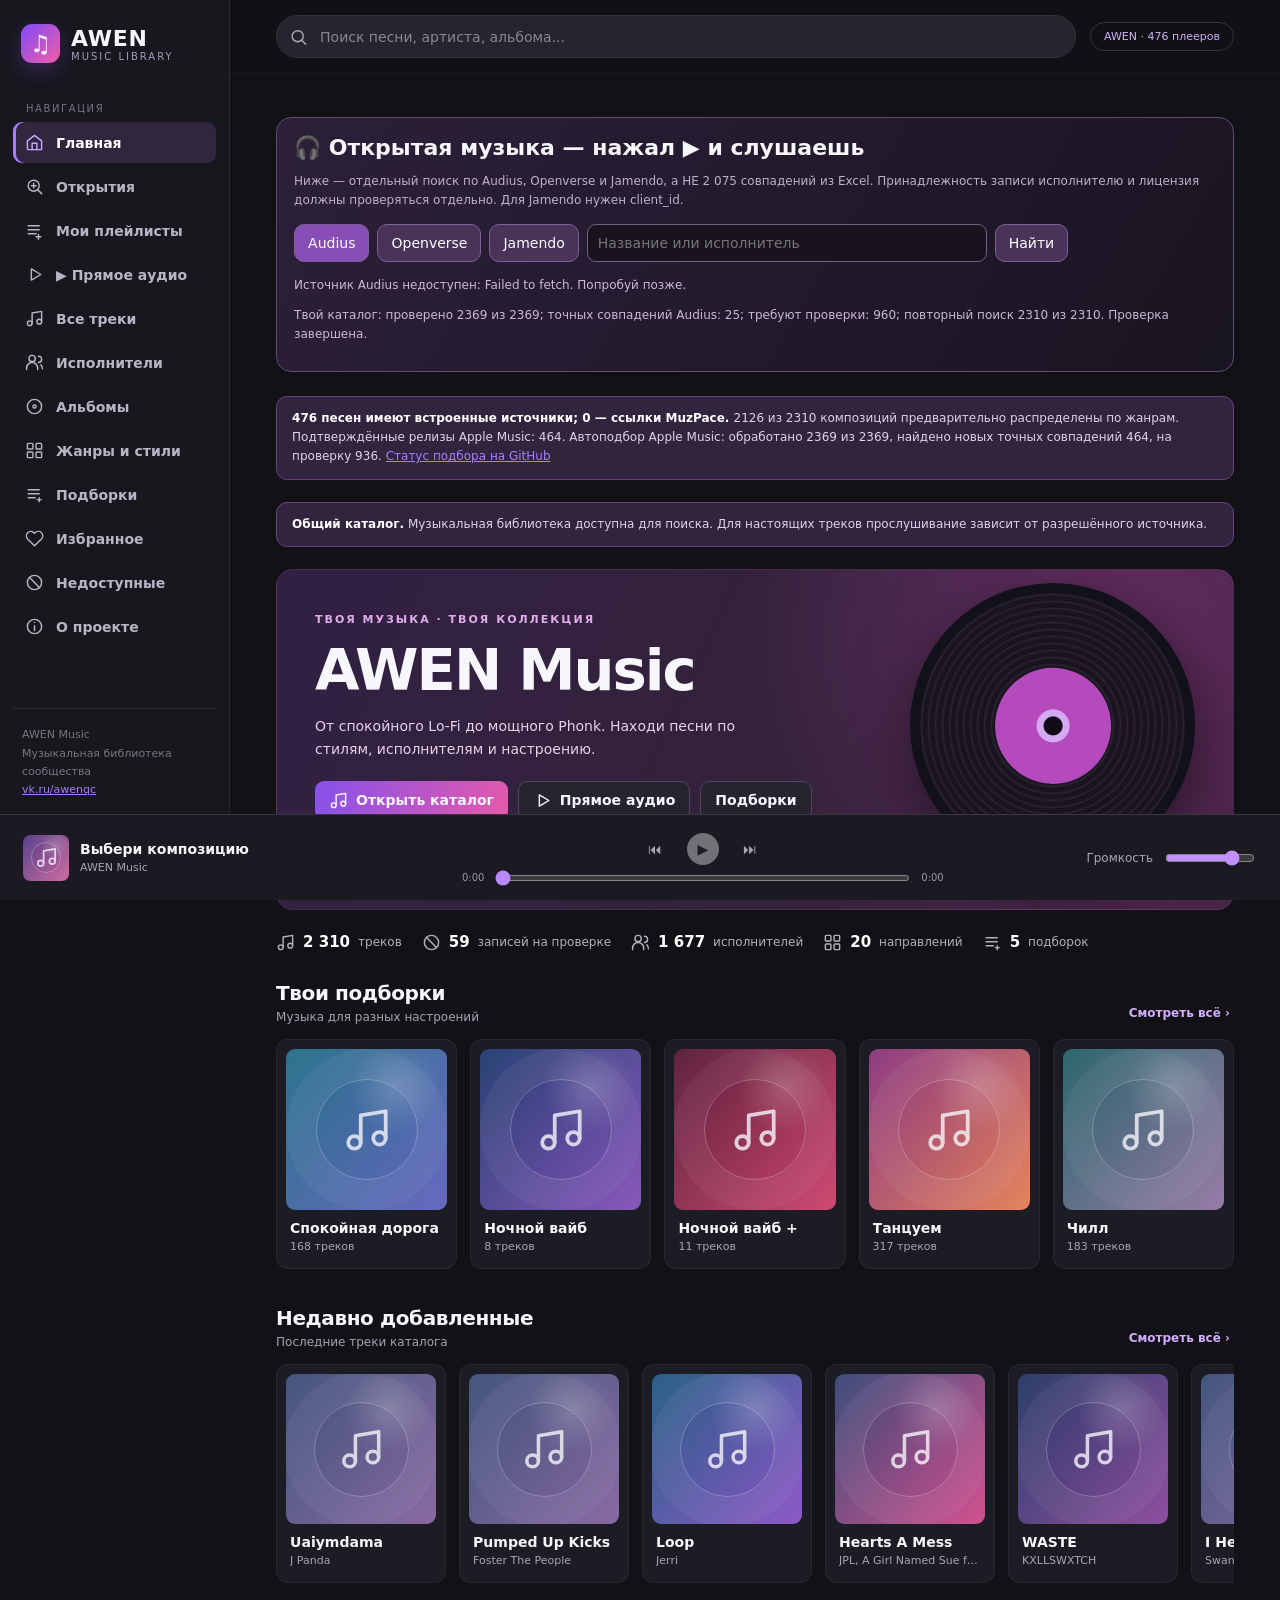
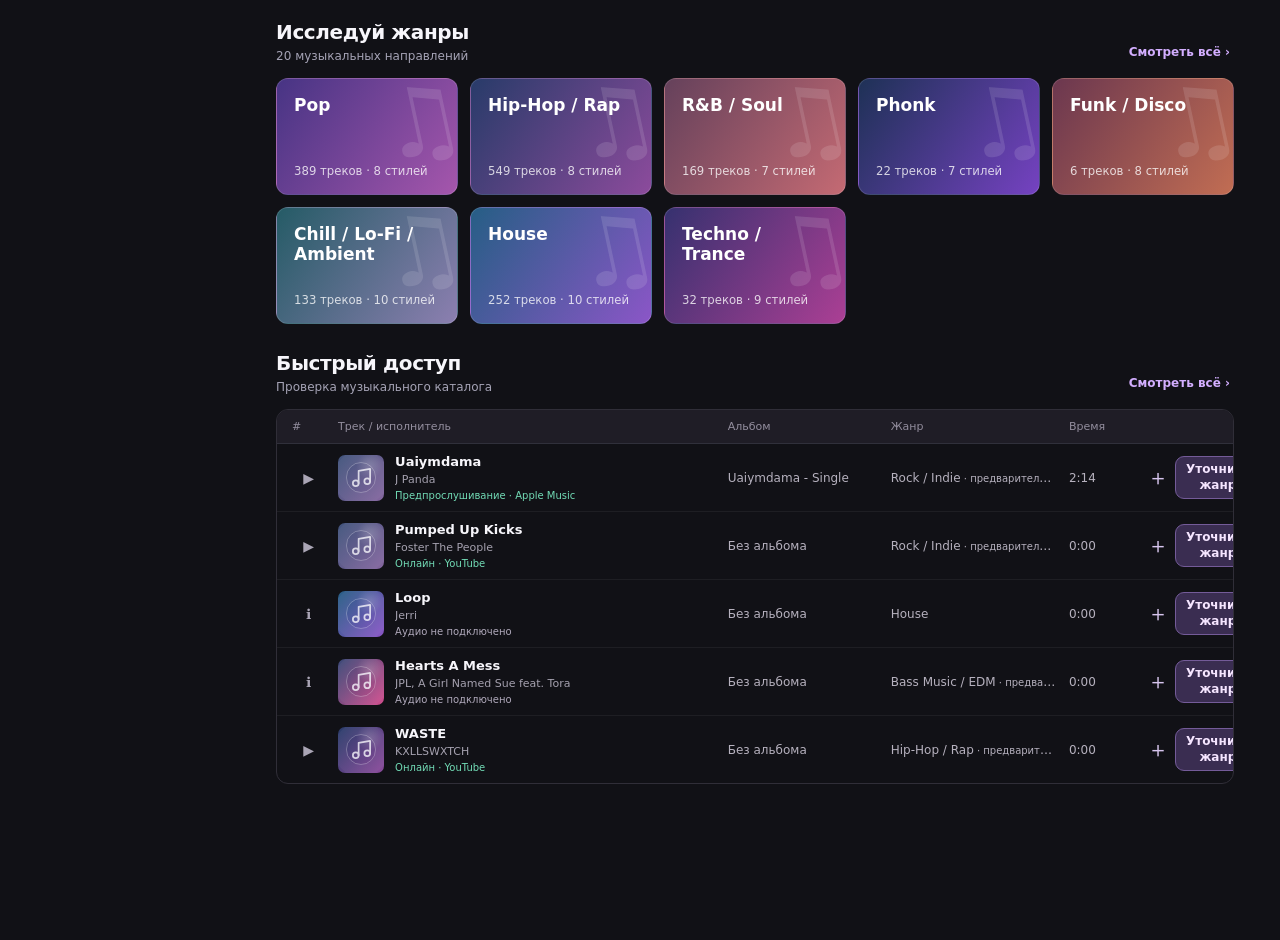
<file: index.html>
<!DOCTYPE html>
<html lang="ru">
<head>
<meta charset="UTF-8">
<meta name="viewport" content="width=device-width,initial-scale=1,viewport-fit=cover">
<meta name="theme-color" content="#111116">
<meta name="description" content="AWEN Music — музыкальный каталог сообщества AWEN">
<title>AWEN Music · музыкальная библиотека</title>
<style>
:root{color-scheme:dark;--bg:#111116;--side:#17171e;--card:#1c1c25;--card2:#24242e;--line:#30303b;--text:#f7f6fb;--muted:#a5a3b5;--purple:#aa7dff;--pink:#f26bae;--green:#55d4a0;--player:86px;--sidew:230px}
*{box-sizing:border-box}html{scroll-behavior:smooth}body{margin:0;background:var(--bg);color:var(--text);font-family:Inter,"Segoe UI",system-ui,-apple-system,Arial,sans-serif;font-size:14px;min-width:300px}button,input,select{font:inherit}button{cursor:pointer}button:disabled{opacity:.38;cursor:not-allowed}button:focus-visible,input:focus-visible,select:focus-visible{outline:2px solid #d1b4ff;outline-offset:2px}a{color:var(--purple)}.muted{color:var(--muted)}.hidden{display:none!important}.icon{width:19px;height:19px;fill:none;stroke:currentColor;stroke-width:1.8;stroke-linecap:round;stroke-linejoin:round;flex:none;vertical-align:middle}.icon.small{width:16px;height:16px}.icon.big{width:25px;height:25px}
.sidebar{position:fixed;left:0;top:0;bottom:var(--player);width:var(--sidew);padding:24px 13px 15px;background:var(--side);border-right:1px solid #292833;overflow:auto;z-index:4;display:flex;flex-direction:column}.brand{display:flex;align-items:center;gap:11px;margin:0 8px 27px}.brand-mark{display:grid;place-items:center;width:39px;height:39px;border-radius:11px;background:linear-gradient(135deg,#814afa,#f05ea5);font-size:24px;box-shadow:0 7px 20px #8a50ec43}.brand-title{font-size:22px;font-weight:860;letter-spacing:.7px}.brand-caption{color:#a39cb9;font-size:10px;letter-spacing:2px}.nav-caption{margin:13px 13px 8px;color:#757281;font-size:10px;text-transform:uppercase;letter-spacing:1.6px}.nav{display:grid;gap:3px}.nav-button{display:flex;align-items:center;gap:12px;text-align:left;width:100%;padding:11px 12px;border:0;border-radius:9px;background:transparent;color:#b8b5c5;font-weight:580}.nav-button:hover{background:#272630;color:white}.nav-button.active{background:#30263e;color:white;box-shadow:inset 3px 0 var(--purple)}.nav-button.active .icon{color:#c7a8ff}.side-bottom{margin-top:auto;border-top:1px solid var(--line);padding:17px 9px 0;color:#797581;font-size:11px;line-height:1.65}
.shell{margin-left:var(--sidew);min-height:100vh;padding-bottom:calc(var(--player) + 35px)}.top{height:74px;position:sticky;top:0;z-index:3;background:#111116ec;backdrop-filter:blur(18px);border-bottom:1px solid #ffffff0a;display:flex;align-items:center;gap:14px;padding:0 clamp(16px,3.6vw,48px)}.search{position:relative;width:min(480px,100%);flex:1}.search .icon{position:absolute;left:13px;top:50%;transform:translateY(-50%);color:#aaa5b7}.search input{width:100%;height:43px;background:#25242f;border:1px solid #34323f;border-radius:24px;color:white;padding:0 15px 0 43px}.search input::placeholder{color:#8a8697}.top-label{margin-left:auto;border:1px solid #3b3048;color:#cdb4fa;border-radius:18px;padding:7px 13px;white-space:nowrap;font-size:11px}.main{max-width:1510px;margin:auto;padding:27px clamp(16px,3.6vw,48px) 35px}.notice{background:#30243f;border:1px solid #66457c;padding:12px 15px;border-radius:11px;color:#e2d0ec;font-size:12px;line-height:1.6;margin-bottom:22px}.notice strong{color:#fff}
.hero{background:radial-gradient(circle at 84% 20%,#b144a861,transparent 40%),linear-gradient(115deg,#312043 0%,#34223a 57%,#462343 100%);border:1px solid #6b46754d;min-height:282px;border-radius:17px;padding:40px 38px;overflow:hidden;position:relative;display:flex;align-items:center}.hero-text{max-width:580px;position:relative;z-index:1}.eyebrow{text-transform:uppercase;letter-spacing:2px;color:#e1aceb;font-size:11px;font-weight:740}.hero h1{font-weight:850;font-size:clamp(36px,4.5vw,62px);line-height:1.06;letter-spacing:-2px;margin:14px 0}.hero p{color:#e5d3e7;line-height:1.65;max-width:440px}.hero-vinyl{position:absolute;right:4%;top:13px;width:285px;height:285px;border-radius:50%;background:repeating-radial-gradient(circle,#19141f 0px,#19141f 3px,#292331 5px,#13121b 7px);border:10px solid #121019;box-shadow:0 17px 65px #0008;transform:rotate(-13deg);display:grid;place-items:center}.hero-vinyl:before{content:'';background:radial-gradient(circle,#120c19 0 9px,#d4a9f2 10px 16px,#b54abc 17px 58px);border-radius:50%;width:116px;height:116px}.actions{display:flex;flex-wrap:wrap;gap:10px;margin-top:20px}.btn{display:inline-flex;justify-content:center;align-items:center;gap:8px;min-height:39px;border-radius:9px;border:1px solid #53465e;padding:9px 14px;background:#282331;color:#f7f4ff;font-weight:700}.btn:hover{background:#392e48}.btn.primary{background:linear-gradient(110deg,#8651ea,#e55aaa);border:0}.btn.primary:hover{filter:brightness(1.12)}.btn.tiny{min-height:31px;padding:6px 10px;font-size:12px}.stats{display:flex;flex-wrap:wrap;gap:20px;margin:23px 0 29px;color:#b4afbd;font-size:12px}.stats b{font-size:15px;color:#fff}.stat{display:flex;gap:8px;align-items:center}.section-head{display:flex;justify-content:space-between;align-items:flex-end;gap:12px;margin:27px 0 15px}.section-head h2{font-size:20px;letter-spacing:-.4px;margin:0}.section-head p{font-size:12px;color:var(--muted);margin:5px 0 0}.text-link{border:0;background:none;color:#d3aeff;font-size:12px;font-weight:700;padding:4px}.rail{display:grid;grid-auto-columns:minmax(170px,1fr);grid-auto-flow:column;gap:13px;overflow-x:auto;padding-bottom:10px;scrollbar-width:thin;scrollbar-color:#49384c transparent}.tile{background:var(--card);padding:9px;border:1px solid #ffffff0d;border-radius:12px;min-width:0;text-align:left;color:inherit;transition:transform .15s,background .15s}.tile:hover{transform:translateY(-2px);background:#2a2631}.tile-title{font-weight:740;margin:10px 4px 4px;overflow:hidden;white-space:nowrap;text-overflow:ellipsis}.tile-desc{font-size:11px;color:#a9a5b5;margin:0 4px 6px;white-space:nowrap;overflow:hidden;text-overflow:ellipsis}.cover{--ca:#493883;--cb:#aa578e;aspect-ratio:1;display:grid;place-items:center;border-radius:9px;width:100%;position:relative;overflow:hidden;background:radial-gradient(circle at 68% 24%,#ffffff30,transparent 28%),linear-gradient(130deg,var(--ca),var(--cb))}.cover:before{content:'';position:absolute;border:1px solid #ffffff45;border-radius:50%;width:62%;height:62%;box-shadow:0 0 0 30px #ffffff0b,0 0 0 60px #ffffff05}.cover .icon{width:31%;height:31%;opacity:.8;z-index:1}.cover.square-small{width:46px;height:46px;flex:none;border-radius:7px}.cover.square-small:before{box-shadow:0 0 0 12px #ffffff0a}.cover.square-small .icon{width:23px;height:23px}.genre-grid{display:grid;grid-template-columns:repeat(auto-fill,minmax(180px,1fr));gap:12px}.genre-card{min-height:117px;border:1px solid #ffffff20;border-radius:12px;color:#fff;padding:16px 17px;display:flex;flex-direction:column;align-items:flex-start;justify-content:space-between;text-align:left;background:linear-gradient(125deg,var(--ca),var(--cb));position:relative;overflow:hidden}.genre-card:after{content:'♫';font-size:95px;position:absolute;right:-7px;top:-13px;opacity:.12;transform:rotate(-12deg)}.genre-card strong{font-size:17px;position:relative;z-index:1}.genre-card small{color:#ffffffc7;position:relative;z-index:1}.genre-card:hover{filter:brightness(1.14)}.page-title{font-size:clamp(27px,3vw,39px);font-weight:850;letter-spacing:-.9px;margin:3px 0 7px}.page-desc{color:var(--muted);font-size:13px;margin:0 0 22px;line-height:1.5}.filters{background:#1c1b24;border:1px solid #35323d;border-radius:13px;padding:15px;margin-bottom:16px}.filter-grid{display:grid;grid-template-columns:repeat(4,minmax(0,1fr));gap:12px}.field{min-width:0}.field label{display:block;font-size:11px;color:#a9a5b4;margin-bottom:7px}.field select{height:39px;width:100%;border:1px solid #403b48;border-radius:8px;background:#292631;color:#fff;padding:0 10px;min-width:0}.filter-bottom{display:flex;align-items:center;justify-content:space-between;gap:12px;margin-top:12px;flex-wrap:wrap}.filter-bottom span{color:#aca6b6;font-size:12px}.playlist-intro{background:linear-gradient(125deg,#302242,#4e294f);border:1px solid #65446c;border-radius:13px;padding:20px;display:flex;align-items:center;gap:17px;margin-bottom:17px}.playlist-intro .cover{width:87px;height:87px;flex:none}.playlist-intro h2{margin:0 0 6px;font-size:21px}.playlist-intro p{margin:0;color:#ddcfe2;line-height:1.55;font-size:12px}.table{overflow:hidden;border-radius:12px;border:1px solid #302e38}.table-header,.song{display:grid;grid-template-columns:34px minmax(210px,2.5fr) minmax(110px,1fr) minmax(120px,1.1fr) 60px 38px;gap:12px;align-items:center;padding:10px 15px}.table-header{background:#1f1d26;color:#938e9e;font-size:11px;border-bottom:1px solid var(--line)}.song{min-height:64px;border-bottom:1px solid #ffffff0e}.song:last-child{border-bottom:0}.song:hover{background:#23212a}.song-main{display:flex;align-items:center;gap:11px;min-width:0;cursor:pointer}.song-main div:last-child{min-width:0}.song-title{font-size:13px;font-weight:740;white-space:nowrap;text-overflow:ellipsis;overflow:hidden}.song-artist{color:#a5a1af;font-size:11px;margin-top:4px;overflow:hidden;text-overflow:ellipsis;white-space:nowrap}.song-cell{overflow:hidden;white-space:nowrap;text-overflow:ellipsis;color:#b6b1be;font-size:12px}.song-status{font-size:10px;color:#b0a9bb;display:block;margin-top:4px}.song-status.yes{color:#72dcb6}.round-btn{border:0;background:transparent;color:#aaa5b5;width:33px;height:33px;border-radius:8px;display:grid;place-items:center}.round-btn:hover{background:#ffffff10;color:white}.round-btn.hearted{color:#ff86c5}.empty{padding:35px;text-align:center;color:#aaa4b4;border:1px dashed #4b4354;border-radius:12px;line-height:1.6}.chips{display:flex;flex-wrap:wrap;gap:8px;margin:15px 0}.chip{background:#282431;border:1px solid #42394c;border-radius:18px;padding:8px 12px;color:#e3d9ea;font-size:12px}.chip:hover{background:#3a2c48}.selection-note{font-size:12px;color:#c3b6d3;line-height:1.5}.list-cards{display:grid;grid-template-columns:repeat(auto-fill,minmax(205px,1fr));gap:13px}.playlist-card{background:var(--card);padding:11px;border:1px solid #ffffff12;border-radius:13px;text-align:left;color:inherit}.playlist-card:hover{background:#27232e}.playlist-card .cover{max-height:235px}.playlist-card h3{font-size:15px;margin:12px 4px 5px}.playlist-card p{font-size:11px;margin:0 4px 8px;color:var(--muted);line-height:1.45}.about{max-width:720px;line-height:1.8;color:#c7c3d0}.about h2{color:white;margin:20px 0 8px}
.player{position:fixed;bottom:0;left:0;right:0;min-height:var(--player);background:#1b1a22;border-top:1px solid #3c3544;z-index:10;display:grid;grid-template-columns:minmax(165px,1fr) minmax(250px,1.15fr) minmax(130px,.7fr);align-items:center;gap:20px;padding:11px 23px;padding-bottom:max(11px,env(safe-area-inset-bottom))}.now{display:flex;align-items:center;gap:11px;min-width:0}.now-info{min-width:0}.now-title{font-weight:740;overflow:hidden;text-overflow:ellipsis;white-space:nowrap}.now-artist{font-size:11px;color:#aaa5b5;overflow:hidden;text-overflow:ellipsis;white-space:nowrap;margin-top:4px}.player-middle{display:flex;flex-direction:column;align-items:center;gap:7px;min-width:0}.controls{display:flex;align-items:center;gap:15px}.play-control{height:32px;width:32px;border:0;border-radius:50%;color:#251d2f;background:#fff;display:grid;place-items:center}.seekline{width:100%;display:flex;align-items:center;gap:9px;font-size:10px;color:#9b95a5}.seekline input{flex:1;min-width:0;accent-color:#ba88ff;height:6px}.player-right{display:flex;align-items:center;justify-content:flex-end;gap:10px}.volume{width:90px;accent-color:#c18fff}.modal-backdrop{position:fixed;inset:0;z-index:20;background:#000b;display:none;align-items:center;justify-content:center;padding:10px}.modal-backdrop.open{display:flex}.modal{width:min(720px,100%);background:#23202c;border:1px solid #584466;border-radius:15px;padding:21px;max-height:92vh;max-height:92dvh;overflow:auto;position:relative}.modal h2{font-size:23px;margin:6px 34px 5px 0}.modal p{color:#bab0c3;line-height:1.6}.modal .close{position:absolute;right:12px;top:12px}.details-grid{display:grid;grid-template-columns:125px 1fr;gap:7px 12px;font-size:12px;margin:17px 0}.details-grid dt{color:#a99faf}.details-grid dd{margin:0;color:#efe8f4;overflow-wrap:anywhere}.toast{position:fixed;bottom:calc(var(--player) + 16px);left:50%;transform:translateX(-50%);background:#3b2c4c;color:white;z-index:30;border:1px solid #8563a1;border-radius:10px;max-width:min(90vw,520px);padding:12px 16px;box-shadow:0 12px 35px #0007;display:none;font-size:12px;line-height:1.5}.toast.show{display:block}.mobile-nav{display:none}
@media(max-width:1050px){.filter-grid{grid-template-columns:repeat(2,minmax(0,1fr))}.table-header,.song{grid-template-columns:32px minmax(170px,2.7fr) minmax(85px,1.1fr) 60px 36px}.album-col{display:none}.hero-vinyl{right:-92px;opacity:.65}.hero-text{max-width:75%}}
@media(max-width:720px){:root{--player:104px}.sidebar{display:none}.shell{margin-left:0;padding-bottom:calc(var(--player) + 65px)}.top{height:60px;padding:0 14px}.top-label{display:none}.search input{height:39px}.main{padding:20px 14px 30px}.mobile-nav{display:flex;position:sticky;top:60px;background:#16151df7;z-index:3;border-bottom:1px solid #2b2933;padding:7px 10px;gap:6px;overflow-x:auto;scrollbar-width:none}.mobile-nav::-webkit-scrollbar{display:none}.mobile-nav .nav-button{width:auto;white-space:nowrap;flex:none;font-size:12px;padding:8px 10px;gap:6px}.mobile-nav .icon{height:16px;width:16px}.hero{min-height:235px;padding:25px 22px}.hero h1{font-size:35px;letter-spacing:-1.1px}.hero p{font-size:12px}.hero-text{max-width:95%}.hero-vinyl{width:220px;height:220px;right:-110px;top:18px;opacity:.2}.stats{gap:12px;margin:18px 0}.stat{font-size:11px}.stat b{font-size:12px}.rail{grid-auto-columns:145px}.section-head h2{font-size:18px}.genre-grid{grid-template-columns:repeat(2,minmax(0,1fr));gap:10px}.genre-card{min-height:105px;padding:12px}.genre-card strong{font-size:14px}.table-header{display:none}.song{grid-template-columns:26px minmax(0,1fr) 30px;gap:7px;padding:9px 10px}.song .song-cell,.song .year-col{display:none}.song-main .cover{width:43px;height:43px}.song-title{font-size:12px}.song-status{font-size:9px}.player{grid-template-columns:minmax(0,1fr) auto;grid-template-areas:'now controls' 'seek seek';gap:7px;padding:9px 13px;padding-bottom:max(8px,env(safe-area-inset-bottom))}.player .now{grid-area:now}.player-middle{grid-area:controls}.controls{gap:7px}.player-right{display:none}.seekline{grid-area:seek}.filter-grid{grid-template-columns:repeat(2,minmax(0,1fr));gap:9px}.playlist-intro .cover{width:67px;height:67px}.playlist-intro{padding:13px}.playlist-intro h2{font-size:18px}.list-cards{grid-template-columns:repeat(2,minmax(0,1fr));gap:10px}.playlist-card .cover{max-height:none}.details-grid{grid-template-columns:98px 1fr}.toast{bottom:120px}}
@media(max-width:380px){.hero h1{font-size:31px}.filter-grid{grid-template-columns:1fr 1fr}.genre-card strong{font-size:12px}.list-cards{grid-template-columns:1fr 1fr}.section-head h2{font-size:16px}.top{padding:0 10px}}
</style>
<link rel="stylesheet" href="./mobile-awen.css">
<link rel="stylesheet" href="./awen-discovery.css?v=20261122-actions-v2">
<link rel="stylesheet" href="./awen-my-playlists.css?v=20261122-personal-v1">
<link rel="stylesheet" href="./awen-genre-contributions.css?v=20261123-inbox-v2">
</head>
<body>
<aside class="sidebar"><div class="brand"><div class="brand-mark">♫</div><div><div class="brand-title">AWEN</div><div class="brand-caption">MUSIC LIBRARY</div></div></div><p class="nav-caption">Навигация</p><div class="nav" id="desktopNav"></div><div class="side-bottom">AWEN Music<br>Музыкальная библиотека сообщества<br><a href="https://vk.ru/awenqc" target="_blank" rel="noopener noreferrer">vk.ru/awenqc</a></div></aside>
<div class="shell"><header class="top"><div class="search"><svg class="icon" viewBox="0 0 24 24"><circle cx="11" cy="11" r="7"/><path d="m16 16 5 5"/></svg><input id="search" type="search" placeholder="Поиск песни, артиста, альбома..." aria-label="Поиск по каталогу" autocomplete="off"></div><span class="top-label">AWEN · MUSIC</span></header><nav id="mobileNav" class="mobile-nav" aria-label="Разделы"></nav><main class="main" id="app"><h1>AWEN Music</h1><p>Загрузка музыкального каталога…</p></main></div>
<div class="player"><div class="now"><div class="cover square-small" id="playerCover" style="--ca:#513c87;--cb:#cc689d"><svg class="icon" viewBox="0 0 24 24"><path d="M9 18V5l12-2v13"/><circle cx="6" cy="18" r="3"/><circle cx="18" cy="16" r="3"/></svg></div><div class="now-info"><div class="now-title" id="nowTitle">Выбери композицию</div><div class="now-artist" id="nowArtist">AWEN Music</div></div></div><div class="player-middle"><div class="controls"><button class="round-btn" id="prev" aria-label="Предыдущая">⏮</button><button class="play-control" id="play" aria-label="Воспроизвести" disabled>▶</button><button class="round-btn" id="next" aria-label="Следующая">⏭</button></div><div class="seekline"><span id="elapsed">0:00</span><input id="seek" type="range" min="0" max="100" value="0" aria-label="Прогресс трека"><span id="duration">0:00</span></div></div><div class="player-right"><span style="font-size:12px;color:#aaa5b3">Громкость</span><input class="volume" id="volume" type="range" min="0" max="100" value="80" aria-label="Громкость"></div></div>
<div class="modal-backdrop" id="modalBackdrop"><section class="modal" id="modal" role="dialog" aria-modal="true" aria-label="Информация о треке"><button class="round-btn close" data-action="close" aria-label="Закрыть">✕</button><div id="modalContent"></div></section></div><div class="toast" id="toast" role="status" aria-live="polite"></div><input type="file" id="importInput" accept=".json,application/json" class="hidden"><input type="file" id="mpl-backup-import" accept=".json,application/json" class="hidden"><div id="mpl-picker-overlay" class="mpl-picker-overlay" hidden></div><div id="awg-overlay" class="awg-overlay" hidden></div><audio id="audio" preload="metadata"></audio>
<script>
'use strict';
const $=s=>document.querySelector(s);
const ICONS={home:'<path d="m3 10 9-7 9 7v10a1 1 0 0 1-1 1H4a1 1 0 0 1-1-1z"/><path d="M9 21v-8h6v8"/>',tracks:'<path d="M9 18V5l12-2v13"/><circle cx="6" cy="18" r="3"/><circle cx="18" cy="16" r="3"/>',artists:'<circle cx="9" cy="7" r="4"/><path d="M2 21v-2a7 7 0 0 1 14 0v2"/><path d="M17 4a4 4 0 0 1 0 8M20 15a6 6 0 0 1 2 5"/>',albums:'<circle cx="12" cy="12" r="9"/><circle cx="12" cy="12" r="2"/>',genres:'<rect x="3" y="3" width="7" height="7" rx="1"/><rect x="14" y="3" width="7" height="7" rx="1"/><rect x="3" y="14" width="7" height="7" rx="1"/><rect x="14" y="14" width="7" height="7" rx="1"/>',playlists:'<path d="M4 6h14M4 11h14M4 16h9"/><path d="M18 16v5M15.5 18.5h5"/>',favorites:'<path d="M20.8 4.6a5.6 5.6 0 0 0-7.9 0L12 5.5l-.9-.9a5.6 5.6 0 0 0-7.9 7.9l8.8 8.8 8.8-8.8a5.6 5.6 0 0 0 0-7.9Z"/>',unavailable:'<circle cx="12" cy="12" r="9"/><path d="m5.5 5.5 13 13"/>',about:'<circle cx="12" cy="12" r="9"/><path d="M12 11v6M12 7h.01"/>',playable:'<path d="m8 5 12 7-12 7z"/>',play:'<path d="m8 5 12 7-12 7z"/>',heart:'<path d="M20.8 4.6a5.6 5.6 0 0 0-7.9 0L12 5.5l-.9-.9a5.6 5.6 0 0 0-7.9 7.9l8.8 8.8 8.8-8.8a5.6 5.6 0 0 0 0-7.9Z"/>',search:'<circle cx="11" cy="11" r="7"/><path d="m16 16 5 5"/>'};
function icon(n,c=''){return `<svg class="icon ${c}" viewBox="0 0 24 24" aria-hidden="true">${ICONS[n]||ICONS.tracks}</svg>`;}
function esc(v){return String(v??'').replace(/[&<>"']/g,c=>({'&':'&amp;','<':'&lt;','>':'&gt;','"':'&quot;',"'":'&#39;'}[c]));}
function norm(v){return String(v??'').toLocaleLowerCase().normalize('NFKC').trim();}
function safeURL(value){try{let u=new URL(value);return u.protocol==='https:'?u.href:'';}catch{return '';}}
function nfmt(v){return Number(v||0).toLocaleString('ru-RU');}
function timefmt(v){let n=Math.max(0,Math.floor(Number(v)||0));return `${Math.floor(n/60)}:${String(n%60).padStart(2,'0')}`;}
ICONS.discover='<circle cx="11" cy="11" r="7"/><path d="m16 16 5 5M11 8v6M8 11h6"/>';
ICONS.myplaylists='<path d="M4 6h14M4 11h14M4 16h10M17 17v6M14 20h6"/>';
const menu=[['home','Главная'],['discover','Открытия'],['myplaylists','Мои плейлисты'],['playable','▶ Прямое аудио'],['tracks','Все треки'],['artists','Исполнители'],['albums','Альбомы'],['genres','Жанры и стили'],['playlists','Подборки'],['favorites','Избранное'],['unavailable','Недоступные'],['about','О проекте']];
const rawGenres=[
['Pop','Dance Pop','Indie Pop','Synthpop','Electropop','Dream Pop','Bedroom Pop','Art Pop','Pop Rock'],
['Hip-Hop / Rap','Trap','Boom Bap','Cloud Rap','Drill','Old School Hip-Hop','Alternative Hip-Hop','Jazz Rap','Emo Rap'],
['R&B / Soul','Contemporary R&B','Alternative R&B','Neo Soul','Soul','Quiet Storm','New Jack Swing','PBR&B'],
['Phonk','Memphis Phonk','Drift Phonk','Chill Phonk','Atmospheric Phonk','House Phonk','Brazilian Phonk','Wave Phonk'],
['Funk / Disco','Classic Funk','P-Funk','Electro Funk','Nu-Funk','Disco','Nu-Disco','Boogie','G-Funk'],
['Chill / Lo-Fi / Ambient','Lo-Fi Hip-Hop','Chillhop','Chillout','Downtempo','Trip-Hop','Lounge','Ambient','Dark Ambient','Chillstep','Jazzhop'],
['House','Deep House','Future House','Tech House','Progressive House','Tropical House','Slap House','Bass House','Organic House','Afro House','Melodic House & Techno'],
['Techno / Trance','Melodic Techno','Minimal Techno','Hard Techno','Detroit Techno','Trance','Progressive Trance','Psytrance','Uplifting Trance','Hardstyle'],
['Bass Music / EDM','Future Bass','Melodic Bass','Dubstep','Melodic Dubstep','Brostep','Riddim','EDM Trap','Electro House','Big Room','Midtempo Bass'],
['Drum & Bass / UK Bass','Liquid DnB','Neurofunk','Jungle','Breakbeat','UK Garage','2-Step','Speed Garage','Breakcore'],
['Latin / Brazilian Club','Moombahton','Reggaeton','Dembow','Baile Funk','Funk Mandelão','Latin House','Latin Pop','Latin Trap'],
['Afro / Global Club','Afrobeats','Afrobeat','Amapiano','Gqom','Kuduro','Kizomba','Dancehall','Afro Tech'],
['Synth / Retro Electronic','Synthwave','Retrowave','Darksynth','Chillwave','Vaporwave','Future Funk','City Pop','Darkwave'],
['Rock / Indie','Indie Rock','Alternative Rock','Classic Rock','Soft Rock','Post-Rock','Shoegaze','Psychedelic Rock','Britpop','Midwest Emo','Hard Rock'],
['Metal / Punk','Heavy Metal','Nu Metal','Metalcore','Alternative Metal','Punk Rock','Pop Punk','Hardcore Punk','Post-Hardcore'],
['Jazz / Blues','Smooth Jazz','Jazz Fusion','Acid Jazz','Nu Jazz','Bebop','Blues','Blues Rock','Contemporary Jazz'],
['Folk / Ethno / World','Kazakh Folk','Ethno-Fusion','Ethno-Electronic','Folk Rock','Folk Pop','Worldbeat','Traditional Folk','Indie Folk','Ambient Folk'],
['Classical / Cinematic','Neo-Classical','Modern Classical','Piano Solo','Orchestral','Film Score','Game Score','Epic Music','Minimalism'],
['Country','Traditional Country','Classic Country','Contemporary Country','Country Pop','Country Rock','Outlaw Country','Alt-Country','Americana','Bluegrass','Honky-Tonk','Western Swing','Country Folk','Country Rap'],
['Electronica / Experimental','Electronica','Experimental Electronic','IDM','Leftfield','Glitch','Wonky','Folktronica']
];
const palettes=[['#473484','#a556ac'],['#283b69','#8c4b9c'],['#65415b','#c46a73'],['#1e3156','#7542c1'],['#6b374f','#c16d53'],['#255b66','#8c7fb0'],['#265e85','#8b56c7'],['#36316f','#ab3f94'],['#394977','#d24e8e'],['#255e66','#3f7bad'],['#7b3863','#d66d5b'],['#376247','#9b8d4e'],['#243d66','#9a557f'],['#40537b','#8667a0'],['#633345','#ae4c6a'],['#385675','#9c7453'],['#405a46','#a68a50'],['#45436d','#8f72a0'],['#714b31','#c28a52'],['#3c5271','#6f9bb0']];
const genres=rawGenres.map((g,i)=>({name:g[0],styles:g.slice(1),colors:palettes[i]}));
const mainGenreNames=new Set(genres.map(g=>g.name));
function isOtherGenre(t){return !mainGenreNames.has(String(t?.genre||''));}
const otherCategory={name:'Другие',styles:[],colors:['#38304d','#79618b']};
const moods=['Спокойное','Ночное','Агрессивное','Расслабленное','Меланхоличное','Энергичное','Танцевальное','Романтичное','Дорожное','Мечтательное','Атмосферное','Ностальгическое','Лиричное','Уютное'];
const lists=[
{id:'road',name:'Спокойная дорога',desc:'Русские, казахские и английские песни для поездок. Спокойное и мелодичное звучание.',colors:['#28718a','#6566bf']},
{id:'night',name:'Ночной вайб',desc:'Спокойный и атмосферный Phonk с мягкими басами.',colors:['#243e72','#8655ba']},
{id:'nightplus',name:'Ночной вайб +',desc:'Агрессивный и динамичный Phonk с мощными басами.',colors:['#5b203a','#ce4670']},
{id:'dance',name:'Танцуем',desc:'House, EDM, Moombahton, Brazilian Funk и другие танцевальные треки.',colors:['#8b387f','#e48159']},
{id:'chill',name:'Чилл',desc:'Lo-Fi, Chillout, Downtempo, Ambient и расслабляющие биты.',colors:['#286469','#9679a5']}
];
function seedDemo(){let names=['Ночной город','После дождя','Дорога домой','Фиолетовый закат','Городские огни','Медленный рассвет','Пульс улиц','Мягкий ритм','Другой берег','Без лишних слов','Тёплый ветер','Над облаками','Зимний маршрут','Тихая волна','Забытый мотив','Вечерний свет','Письмо из прошлого','Старые кассеты','Время танцевать','Мечты о море'];let artists=['AWEN Demo','Midnight Archive','Quiet Horizon','Neon Waves','Demo Collective','Soft Signal','Atmosphere Lab'];let out=[];for(let i=0;i<57;i++){let g=genres[i%19];out.push({id:'demo-'+i,title:names[i%20]+(i>=20?' '+(Math.floor(i/20)+1):''),artist:artists[i%7],album:i%3?'Без альбома':'Demo Sessions',genre:g.name,subgenres:[g.styles[(i+Math.floor(i/19))%g.styles.length]],year:2008+(i%19),language:['Русский','Қазақша','English','Без слов'][i%4],moods:[['Дорожное','Ночное','Агрессивное','Танцевальное','Расслабленное'][i%5]],energy:1+i%5,duration:130+(i*13)%180,playlists:[lists[i%5].id],source_status:i%8===0?'unavailable':'unknown',source_url:'',audio_url:'',added_at:'2026-11-'+String(1+(i%19)).padStart(2,'0')});}
out.unshift({id:'soundcheck',title:'Оригинальный тестовый звук',artist:'AWEN Studio · Демо',album:'Soundcheck',genre:'Chill / Lo-Fi / Ambient',subgenres:['Ambient'],year:2026,language:'Без слов',moods:['Расслабленное'],energy:1,duration:8,playlists:['chill'],source_status:'available',source_url:'',audio_url:'demo://soundcheck',added_at:'2026-11-21'});return out;}
function sanitize(t,i){if(!t||typeof t!=='object'||Array.isArray(t))return null;let str=(x,max=200)=>String(x??'').trim().slice(0,max);const sub=Array.isArray(t.subgenres)?t.subgenres:Array.isArray(t.styles)?t.styles:[];const ms=Array.isArray(t.moods)?t.moods:[];return {id:str(t.id||`track-${i}`,120),title:str(t.title||'Без названия'),artist:str(t.artist||'Неизвестный исполнитель'),album:str(t.album||'Без альбома'),genre:str(t.genre||'Не определён'),subgenres:sub.slice(0,20).map(x=>str(x,90)),year:Number(t.year)||null,language:str(t.language||'Не определён'),moods:ms.slice(0,15).map(x=>str(x,90)),energy:Math.min(5,Math.max(1,Number(t.energy)||3)),duration:Math.max(0,Number(t.duration)||0),playlists:(Array.isArray(t.playlists)?t.playlists:[]).filter(id=>lists.some(p=>p.id===id)),source_status:['available','unavailable','unknown'].includes(t.source_status)?t.source_status:'unknown',source_url:safeURL(t.source_url),audio_url:str(t.audio_url||'',2000),added_at:str(t.added_at||'',30)};}
let tracks=[], demo=true, fav=new Set(), catalogQuarantined=0;try{fav=new Set(JSON.parse(localStorage.getItem('awen-favorites-v2')||'[]'));}catch{}
const st={view:'home',q:'',genre:'',style:'',mood:'',language:'',artist:'',album:'',year:'',playlist:'',sort:'new',limit:60};
const audio=$('#audio');audio.volume=.8;let current=null,queue=[],qpos=-1,soundURL=null,toastTimeout;
function persistFav(){try{localStorage.setItem('awen-favorites-v2',JSON.stringify([...fav]));}catch{}}
function palette(x){const idx=genres.findIndex(g=>g.name===x);if(idx>=0)return genres[idx].colors;let h=0;for(let c of String(x))h=(h*31+c.charCodeAt(0))>>>0;return palettes[h%palettes.length];}
function cover(x,colors,extra=''){const c=colors||palette(x);return `<div class="cover ${extra}" style="--ca:${c[0]};--cb:${c[1]}">${icon('tracks')}</div>`;}
function byId(id){return tracks.find(t=>t.id===id);}
function playable(t){return !!t&&(t.audio_url==='demo://soundcheck'||!!safeURL(t.audio_url));}
function notify(message){const el=$('#toast');el.textContent=message;el.classList.add('show');clearTimeout(toastTimeout);toastTimeout=setTimeout(()=>el.classList.remove('show'),3500);}
function navHTML(){return menu.map(([id,label])=>`<button class="nav-button ${st.view===id?'active':''}" data-nav="${id}">${icon(id)}<span>${esc(label)}</span></button>`).join('');}
function setView(v){if(!menu.some(x=>x[0]===v))v='home';st.view=v;st.limit=60;render();window.scrollTo({top:0,behavior:'instant'});}
function resetFilters(){for(let k of ['genre','style','mood','language','artist','album','year','playlist'])st[k]='';st.sort='new';st.limit=60;}
function isOnList(t,id){return Array.isArray(t.playlists)&&t.playlists.includes(id);}
function filtered(){let a=tracks.filter(t=>{if(st.view==='favorites'&&!fav.has(t.id))return false;if(st.view==='unavailable'&&t.source_status!=='unavailable')return false;if(st.view==='playable'&&!playable(t))return false;if(st.genre&&(st.genre==='Другие'?!isOtherGenre(t):t.genre!==st.genre))return false;if(st.style&&!t.subgenres.includes(st.style))return false;if(st.artist&&t.artist!==st.artist)return false;if(st.album&&t.album!==st.album)return false;if(st.mood&&!t.moods.includes(st.mood))return false;if(st.language&&t.language!==st.language)return false;if(st.year&&String(t.year)!==st.year)return false;if(st.playlist&&!isOnList(t,st.playlist))return false;if(st.q&&!norm([t.title,t.artist,t.album,t.genre,...t.subgenres].join(' ')).includes(norm(st.q)))return false;return true;});if(st.sort==='alpha')a.sort((x,y)=>x.title.localeCompare(y.title,'ru'));else if(st.sort==='artist')a.sort((x,y)=>x.artist.localeCompare(y.artist,'ru'));else if(st.sort==='year')a.sort((x,y)=>(y.year||0)-(x.year||0));else if(st.playlist)a.sort((x,y)=>(x.awen_playlist_rank?.[st.playlist]??99999)-(y.awen_playlist_rank?.[st.playlist]??99999));else a.sort((x,y)=>String(y.added_at||'').localeCompare(String(x.added_at||'')));return a;}
function title(h,desc){return `<h1 class="page-title">${esc(h)}</h1><p class="page-desc">${esc(desc)}</p>`;}
function heading(h,desc,right=''){return `<div class="section-head"><div><h2>${esc(h)}</h2>${desc?`<p>${esc(desc)}</p>`:''}</div>${right?`<button class="text-link" data-nav="${right}">Смотреть всё ›</button>`:''}</div>`;}
function tile(t){return `<button class="tile" data-detail="${esc(t.id)}">${cover(t.genre)}<div class="tile-title">${esc(t.title)}</div><div class="tile-desc">${esc(t.artist)}</div></button>`;}
function playlistTile(p){const count=tracks.filter(t=>isOnList(t,p.id)).length;return `<button class="tile" data-list="${p.id}">${cover(p.name,p.colors)}<div class="tile-title">${esc(p.name)}</div><div class="tile-desc">${nfmt(count)} треков</div></button>`;}
function genreTile(g){const other=g.name==='Другие',count=tracks.filter(t=>other?isOtherGenre(t):t.genre===g.name).length;return `<button class="genre-card ${other?'awg-other':''}" data-genre="${esc(g.name)}" style="--ca:${g.colors[0]};--cb:${g.colors[1]}"><strong>${esc(other?'Другие · уточнить жанр':g.name)}</strong><small>${nfmt(count)} треков · ${other?'помогите определить':g.styles.length+' стилей'}</small></button>`;}
function songRows(a,more=true){if(!a.length)return `<div class="empty">По выбранным параметрам ничего не найдено.<br>Попробуй изменить фильтры или поисковый запрос.</div>`;let visible=more?a.slice(0,st.limit):a;return `<div class="table"><div class="table-header"><div>#</div><div>Трек / исполнитель</div><div class="album-col">Альбом</div><div>Жанр</div><div>Время</div><div></div></div>${visible.map((t,i)=>`<div class="song"><button class="round-btn" data-play="${esc(t.id)}" aria-label="Воспроизвести ${esc(t.title)}">${playable(t)?'▶':'ℹ'}</button><div class="song-main" data-detail="${esc(t.id)}">${cover(t.genre,null,'square-small')}<div><div class="song-title">${esc(t.title)}</div><div class="song-artist">${esc(t.artist)}</div><span class="song-status ${playable(t)?'yes':''}">${playable(t)?'Можно слушать':t.source_status==='unavailable'?'Недоступна':'Аудио не подключено'}</span>${st.playlist&&t.awen_playlist_reasons?.[st.playlist]?'<span class="song-status" title="'+esc(t.awen_playlist_reasons[st.playlist].reasons.join(' · '))+'">'+(t.awen_playlist_reasons[st.playlist].source==='auto'?'По признакам':'Редакторский выбор')+'</span>':''}</div></div><div class="song-cell album-col">${esc(t.album)}</div><div class="song-cell">${esc(t.genre)}${t.curation_review_needed?'<small title="Жанр определён предварительно"> · предварительно</small>':''}${t.import_review_needed?'<small title="Возможная ошибка импорта"> · ⚠ проверить импорт</small>':''}</div><div class="song-cell">${timefmt(t.duration)}</div><div class="mpl-row-actions"><button type="button" class="mpl-inline-add" data-mypl-action="add" data-track-id="${esc(t.id)}" title="Добавить в мой плейлист" aria-label="Добавить в мой плейлист">＋</button><button type="button" class="awg-propose" data-awg-action="open" data-track-id="${esc(t.id)}" aria-label="Предложить жанр для ${esc(t.title)}">${isOtherGenre(t)?'Указать жанр':'Уточнить жанр'}</button><button class="round-btn ${fav.has(t.id)?'hearted':''}" data-fav="${esc(t.id)}" aria-label="Избранное">${fav.has(t.id)?'♥':'♡'}</button></div></div>`).join('')}</div>${more&&a.length>st.limit?`<div style="text-align:center;margin-top:18px"><button class="btn" data-action="more">Показать ещё · ${nfmt(a.length-st.limit)}</button></div>`:''}`;}
function opts(arr,current,first){return `<option value="">${esc(first)}</option>`+arr.map(x=>`<option value="${esc(x)}" ${x===current?'selected':''}>${esc(x)}</option>`).join('');}
function filters(){const ys=[...new Set(tracks.map(t=>t.year).filter(Boolean))].sort((a,b)=>b-a).map(String);let allGenres=[...genres.map(g=>g.name),'Другие'];const g=genres.find(g=>g.name===st.genre);let styles=g?g.styles:st.genre==='Другие'?[]:st.genre?[...new Set(tracks.filter(t=>t.genre===st.genre).flatMap(t=>t.subgenres))]:[...new Set(tracks.flatMap(t=>t.subgenres))];return `<section class="filters"><div class="filter-grid"><div class="field"><label for="genre">Жанр</label><select id="genre" data-filter="genre">${opts(allGenres,st.genre,'Все жанры')}</select></div><div class="field"><label for="style">Поджанр</label><select id="style" data-filter="style">${opts(styles,st.style,'Все стили')}</select></div><div class="field"><label for="mood">Настроение</label><select id="mood" data-filter="mood">${opts(moods,st.mood,'Любое настроение')}</select></div><div class="field"><label for="language">Язык</label><select id="language" data-filter="language">${opts(['Русский','Қазақша','English','Без слов','Другой','Не определён'],st.language,'Любой язык')}</select></div><div class="field"><label for="artist">Исполнитель</label><select id="artist" data-filter="artist">${opts([...new Set(tracks.map(t=>t.artist))].sort(),st.artist,'Все исполнители')}</select></div><div class="field"><label for="album">Альбом</label><select id="album" data-filter="album">${opts([...new Set(tracks.map(t=>t.album))].sort(),st.album,'Все альбомы')}</select></div><div class="field"><label for="year">Год</label><select id="year" data-filter="year">${opts(ys,st.year,'Все годы')}</select></div><div class="field"><label for="sort">Сортировать</label><select id="sort" data-filter="sort">${[['new','Недавно добавленные'],['alpha','По названию'],['artist','По исполнителю'],['year','По году']].map(([k,v])=>`<option value="${k}" ${st.sort===k?'selected':''}>${v}</option>`).join('')}</select></div></div><div class="filter-bottom"><span>Результатов: <strong>${nfmt(filtered().length)}</strong></span><button class="btn tiny" data-action="clear">Сбросить фильтры</button></div></section>`;}
function home(){let recent=[...tracks].sort((a,b)=>String(b.added_at).localeCompare(String(a.added_at))).slice(0,8);return `<div class="notice"><strong>${demo?(tracks.length?'Демо-режим.':'Загружаем каталог AWEN…'):(tracks.length?'Общий каталог.':'Каталог пока не загружен.')}</strong> ${demo?(tracks.length?'Демонстрационные записи не являются музыкой AWEN.':'Получаем общую библиотеку песен с GitHub Pages.'):(tracks.length?'Музыкальная библиотека доступна для поиска. Для настоящих треков прослушивание зависит от разрешённого источника.':'Проверь соединение и обнови страницу. Песни не подменяются вымышленными демонстрациями.')}</div><section class="hero"><div class="hero-text"><span class="eyebrow">Твоя музыка · твоя коллекция</span><h1>AWEN Music</h1><p>От спокойного Lo-Fi до мощного Phonk. Находи песни по стилям, исполнителям и настроению.</p><div class="actions"><button class="btn primary" data-nav="tracks">${icon('tracks')} Открыть каталог</button><button class="btn" data-nav="playable">${icon('play')} Прямое аудио</button><button class="btn" data-nav="playlists">Подборки</button><button class="btn" data-nav="discover">✨ Открытия</button><button class="btn" data-nav="myplaylists">Мои плейлисты</button></div></div><div class="hero-vinyl" aria-hidden="true"></div></section><div class="stats"><div class="stat">${icon('tracks')}<b>${nfmt(tracks.length)}</b> треков</div>${catalogQuarantined?`<div class="stat" title="Сохранены в источнике, но не показаны как музыка">${icon('unavailable')}<b>${nfmt(catalogQuarantined)}</b> записей на проверке</div>`:''}<div class="stat">${icon('artists')}<b>${nfmt(new Set(tracks.map(t=>t.artist)).size)}</b> исполнителей</div><div class="stat">${icon('genres')}<b>${genres.length}</b> направлений</div><div class="stat">${icon('playlists')}<b>5</b> подборок</div></div>${heading('Твои подборки','Музыка для разных настроений','playlists')}<div class="rail">${lists.map(playlistTile).join('')}</div>${heading('Недавно добавленные','Последние треки каталога','tracks')}<div class="rail">${recent.map(tile).join('')}</div>${heading('Исследуй жанры','20 музыкальных направлений','genres')}<div class="genre-grid">${genres.slice(0,8).map(genreTile).join('')}</div>${heading('Быстрый доступ','Проверка музыкального каталога','tracks')}${songRows(tracks.slice(0,5),false)}`;}
function tracksPage(){let a=filtered();let desc=st.playlist?lists.find(x=>x.id===st.playlist)?.desc||'Музыкальная подборка':st.view==='favorites'?'Сохранённые композиции':st.view==='unavailable'?'Композиции, отмеченные как недоступные':st.view==='playable'?'Только песни с прямым аудиопотоком. Нажми ▶ для немедленного воспроизведения.':'Все доступные сведения о композициях AWEN';let h=st.view==='favorites'?'Избранное':st.view==='unavailable'?'Недоступные треки':st.view==='playable'?'Можно слушать':st.playlist?lists.find(x=>x.id===st.playlist)?.name:'Все треки';const p=lists.find(x=>x.id===st.playlist);if(st.genre==='Другие'){h='Другие · жанр не определён';desc='Песни без подтверждённого основного жанра. Нажмите «Указать жанр» у композиции и предложите исправление.';}return title(h||'Все треки',desc)+(p?`<div class="playlist-intro">${cover(p.name,p.colors)}<div><h2>${esc(p.name)}</h2><p>${esc(p.desc)}</p></div></div>`:'')+filters()+songRows(a);}
function genresPage(){const unknown=tracks.filter(isOtherGenre).length;return title('Жанры и стили','20 основных жанров и категория «Другие». Все записи без определённого направления остаются доступны.')+`<div class="awg-genre-help"><strong>Не нашли песню в жанрах?</strong> Откройте «Другие» — сейчас там <span class="awg-other-count">${nfmt(unknown)}</span> песен без утверждённого основного жанра. У каждой можно нажать «Указать жанр», выбрать жанр и поджанр, затем отправить предложение на проверку. Выбранное сразу видно только на вашем устройстве.</div><div class="genre-grid">${[...genres,otherCategory].map(genreTile).join('')}</div>`;}
function playlistsPage(){return title('Твои подборки','Пять подборок по жанру, атмосфере и редакторскому отбору. Метки энергии предварительные.')+`<div class="list-cards">${lists.map(p=>`<button class="playlist-card" data-list="${p.id}">${cover(p.name,p.colors)}<h3>${esc(p.name)}</h3><p>${esc(p.desc)}<br><strong>${nfmt(tracks.filter(t=>isOnList(t,p.id)).length)} треков</strong></p></button>`).join('')}</div>`;}
function artistsPage(){let names=[...new Set(tracks.map(t=>t.artist))].filter(x=>!st.q||norm(x).includes(norm(st.q))).sort((a,b)=>a.localeCompare(b,'ru'));return title('Исполнители',`${nfmt(names.length)} артистов в каталоге`)+`<div class="list-cards">${names.map(a=>`<button class="tile" data-artist="${esc(a)}">${cover(a)}<div class="tile-title">${esc(a)}</div><div class="tile-desc">${nfmt(tracks.filter(t=>t.artist===a).length)} композиций</div></button>`).join('')}</div>${names.length?'':'<div class="empty">Исполнители не найдены</div>'}`;}
function albumsPage(){let names=[...new Set(tracks.map(t=>t.album).filter(a=>a&&a!=='Без альбома'&&a!=='Не определён'))].filter(x=>!st.q||norm(x).includes(norm(st.q))).sort((a,b)=>a.localeCompare(b,'ru'));return title('Альбомы',`${nfmt(names.length)} альбомов с известным названием. Остальные композиции доступны в «Все треки».`)+`<div class="list-cards">${names.map(a=>`<button class="tile" data-album="${esc(a)}">${cover(a)}<div class="tile-title">${esc(a)}</div><div class="tile-desc">${nfmt(tracks.filter(t=>t.album===a).length)} треков</div></button>`).join('')}</div>${names.length?'':'<div class="empty">Проверенных названий альбомов пока нет. Они появятся по мере проверки музыкальных источников.</div>'}`;}
function aboutPage(){return title('О проекте','AWEN Music — музыкальная библиотека сообщества AWEN')+`<div class="about"><h2>Что уже работает</h2><p>Общий каталог GitHub Pages, поиск, фильтры, исполнители, альбомы, 20 музыкальных направлений, 5 тематических подборок, избранное и редактор каталога. Для некоторых записей доступны официальные встроенные плееры, точные ссылки Apple Music и разрешённые аудиопотоки. Не каждая запись имеет источник воспроизведения.</p><h2>Где хранятся данные</h2><p>Общий список загружается из <code>awen-catalog.json</code>. Предварительные жанры и подборки — из <code>awen-curation.json</code>. Альбом и год добавляются только при подтверждённом совпадении либо после ручной проверки. Отсутствующие сведения остаются неизвестными, а не заполняются автоматически наугад.</p><h2>Ограничения прослушивания</h2><p>Доступ к публикации ВКонтакте не даёт разрешения размещать коммерческий MP3. Для записи без аудио можно открыть её разрешённый источник или найти официальный сервис. Apple Music и Spotify могут предоставлять только фрагмент записи или требовать подписку.</p><h2>Локальный импорт</h2><p>Импорт JSON сохраняется только в браузере этого устройства через IndexedDB. Он не обновляет GitHub для других посетителей. Для редакторских правок используй <a href="./curator.html">AWEN Curator</a> и экспортируй файл с изменениями.</p><div class="actions"><button class="btn primary" data-action="import">Импорт JSON на это устройство</button><button class="btn" data-action="example">Пример JSON</button><button class="btn" data-action="export">Экспорт каталога</button></div><h2>Исходное сообщество</h2><p><a href="https://vk.ru/awenqc" target="_blank" rel="noopener noreferrer">vk.ru/awenqc</a></p></div>`;}
function render(){let page=st.view==='home'?home():['tracks','favorites','unavailable','playable'].includes(st.view)?tracksPage():st.view==='genres'?genresPage():st.view==='playlists'?playlistsPage():st.view==='discover'?(window.AWENDiscoveryUI?window.AWENDiscoveryUI.render():'<div class="notice">Загружаем музыкальные открытия…</div>'):st.view==='myplaylists'?(window.AWENMyPlaylists?window.AWENMyPlaylists.render():'<div class="notice">Загружаем ваши плейлисты…</div>'):st.view==='artists'?artistsPage():st.view==='albums'?albumsPage():aboutPage();$('#app').innerHTML=page;$('#desktopNav').innerHTML=navHTML();$('#mobileNav').innerHTML=navHTML();$('#search').value=st.q;}
function openDetails(id){let t=byId(id);if(!t)return;let fields=[['Исполнитель',t.artist],['Альбом',t.album],['Жанр',t.genre],['Поджанры',t.subgenres.join(', ')||'—'],['Язык',t.language],[t.year_type==='album_release'?'Год издания (Apple Music)':'Год',t.year||'—'],['Настроение',t.moods.join(', ')||'—'],['Длительность',timefmt(t.duration)],['Статус',playable(t)?'Аудио доступно':t.source_status==='unavailable'?'Недоступна':'Источник не подключён'],['Классификация',t.import_review_needed?'Требуется проверка исходной записи':t.curation_review_needed?'Предварительная, требует подтверждения':t.genre_source||'Не подтверждена']];$('#modalContent').innerHTML=`${cover(t.genre,palette(t.genre))}<h2>${esc(t.title)}</h2><p>${esc(t.artist)}</p><dl class="details-grid">${fields.map(([k,v])=>`<dt>${esc(k)}</dt><dd>${esc(v)}</dd>`).join('')}</dl><div class="actions">${playable(t)?`<button class="btn primary" data-play="${esc(t.id)}">▶ Слушать</button>`:'<span class="selection-note">Аудиофайл не подключён — воспроизведение недоступно.</span>'}${t.source_url?`<a class="btn" href="${esc(t.source_url)}" target="_blank" rel="noopener noreferrer">Открыть источник</a>`:''}</div>`;$('#modalContent').insertAdjacentHTML('beforeend','<div class="ad-actions"><button type="button" class="ad-btn" data-ad-action="radio" data-id="'+esc(t.id)+'">♫ Радио по треку</button><button type="button" class="ad-btn ghost" data-ad-action="mix-add" data-id="'+esc(t.id)+'">＋ В микс</button><button type="button" class="ad-btn" data-mypl-action="add" data-track-id="'+esc(t.id)+'">＋ В мой плейлист</button><button type="button" class="ad-btn" data-awg-action="open" data-track-id="'+esc(t.id)+'">🏷 Предложить жанр</button></div>');if(window.AWENDiscoveryUI)window.AWENDiscoveryUI.markOpened(t.id);$('#modalBackdrop').classList.add('open');}
function closeDetails(){$('#modalBackdrop').classList.remove('open');}
function demoSound(){if(soundURL)return soundURL;const sr=11025,len=sr*8,raw=new ArrayBuffer(44+len*2),v=new DataView(raw);let i=0;function write(s){for(let c of s)v.setUint8(i++,c.charCodeAt(0));}function n32(a){v.setUint32(i,a,true);i+=4;}function n16(a){v.setUint16(i,a,true);i+=2;}write('RIFF');n32(36+len*2);write('WAVEfmt ');n32(16);n16(1);n16(1);n32(sr);n32(sr*2);n16(2);n16(16);write('data');n32(len*2);let notes=[220,261.63,329.63,392,349.23,293.66,246.94,261.63];for(let x=0;x<len;x++){let t=x/sr,j=Math.floor(t),f=notes[j],env=Math.min(1,t/.12)*Math.min(1,(8-t)/.4),wave=(Math.sin(Math.PI*2*f*t)*.12+Math.sin(Math.PI*f*t)*.10+Math.sin(Math.PI*3*f*t)*.035)*env;v.setInt16(i,Math.max(-32768,Math.min(32767,wave*32767)),true);i+=2;}soundURL=URL.createObjectURL(new Blob([raw],{type:'audio/wav'}));return soundURL;}
function updatePlayer(){if(!current){$('#nowTitle').textContent='Выбери композицию';$('#nowArtist').textContent='AWEN Music';$('#play').disabled=true;return;}$('#play').disabled=false;$('#nowTitle').textContent=current.title;$('#nowArtist').textContent=current.artist;let col=palette(current.genre);$('#playerCover').style.setProperty('--ca',col[0]);$('#playerCover').style.setProperty('--cb',col[1]);$('#play').textContent=audio.paused?'▶':'Ⅱ';$('#duration').textContent=timefmt(Number.isFinite(audio.duration)?audio.duration:current.duration);}
function playTrack(id){let t=byId(id);if(!t)return;if(!playable(t)){openDetails(id);notify('Для этой записи пока нет разрешённого аудиофайла.');return;}let url=t.audio_url==='demo://soundcheck'?demoSound():safeURL(t.audio_url);if(!url){notify('Недопустимый адрес аудиофайла');return;}let change=!current||current.id!==id;current=t;if(window.AWENDiscoveryUI)window.AWENDiscoveryUI.beginPlayback(t.id);if(change){audio.src=url;audio.load();}queue=filtered().filter(playable).map(x=>x.id);if(!queue.includes(id))queue.unshift(id);qpos=queue.indexOf(id);updatePlayer();closeDetails();audio.play().catch(()=>notify('Браузер не смог воспроизвести аудио. Проверь адрес и формат файла.'));}
function stepTrack(dir){if(!queue.length)return;let next=(qpos+dir+queue.length)%queue.length;playTrack(queue[next]);}
function download(name,content){let url=URL.createObjectURL(new Blob([content],{type:'application/json;charset=utf-8'})),a=document.createElement('a');a.href=url;a.download=name;a.click();setTimeout(()=>URL.revokeObjectURL(url),3000);}
function openDatabase(){return new Promise((ok,no)=>{if(!('indexedDB'in window))return no(Error('Нет IndexedDB'));let req=indexedDB.open('AWEN-CATALOG',1);req.onupgradeneeded=()=>req.result.createObjectStore('data');req.onsuccess=()=>ok(req.result);req.onerror=()=>no(req.error);});}
async function dbRead(){let db=await openDatabase();return new Promise((ok,no)=>{let req=db.transaction('data','readonly').objectStore('data').get('tracks');req.onsuccess=()=>{db.close();ok(req.result);};req.onerror=()=>{db.close();no(req.error);};});}
async function dbWrite(value){let db=await openDatabase();return new Promise((ok,no)=>{let tx=db.transaction('data','readwrite');tx.objectStore('data').put(value,'tracks');tx.oncomplete=()=>{db.close();ok();};tx.onerror=()=>{db.close();no(tx.error);};});}
function parseCatalog(data){let a=Array.isArray(data)?data:(data&&Array.isArray(data.tracks)?data.tracks:null);if(!a)throw Error('Ожидается массив песен или объект {"tracks":[...]}');if(a.length>30000)throw Error('Максимум 30 000 записей за один импорт');let ids=new Set(),out=[];a.forEach((t,i)=>{let x=sanitize(t,i);if(!x||ids.has(x.id))return;ids.add(x.id);out.push(x);});return out;}
async function importJSON(file){if(!file)return;if(file.size>40*1024*1024){notify('Файл больше 40 МБ');return;}try{let obj=JSON.parse(await file.text()),newTracks=parseCatalog(obj);tracks=newTracks;demo=false;try{localStorage.setItem('awen-catalog-mode','local');}catch(_){}try{await dbWrite(tracks);}catch{notify('Каталог импортирован, но не удалось сохранить на устройстве');}if(window.AWENGenreContributions)window.AWENGenreContributions.apply(tracks);resetFilters();st.q='';setView('tracks');notify(`Импортировано ${nfmt(tracks.length)} песен`);}catch(e){notify('Ошибка импорта: '+e.message);}}
function favorite(id){if(fav.has(id))fav.delete(id);else fav.add(id);persistFav();render();}
document.addEventListener('click',e=>{const b=e.target.closest('[data-nav],[data-list],[data-genre],[data-artist],[data-album],[data-detail],[data-play],[data-fav],[data-action]');if(!b)return;let d=b.dataset;if(d.nav){resetFilters();setView(d.nav);return;}if(d.list){resetFilters();st.playlist=d.list;setView('tracks');return;}if(d.genre){resetFilters();st.genre=d.genre;setView('tracks');return;}if(d.artist){resetFilters();st.artist=d.artist;setView('tracks');return;}if(d.album){resetFilters();st.album=d.album;setView('tracks');return;}if(d.detail){openDetails(d.detail);return;}if(d.play){playTrack(d.play);return;}if(d.fav){favorite(d.fav);return;}if(d.action==='close'){closeDetails();return;}if(d.action==='clear'){resetFilters();render();return;}if(d.action==='more'){st.limit+=60;render();return;}if(d.action==='import'){$('#importInput').click();return;}if(d.action==='export'){download('awen-tracks.json',JSON.stringify({tracks},null,2));return;}if(d.action==='example'){download('awen-example.json',JSON.stringify({tracks:[{id:'example-1',title:'Название композиции',artist:'Исполнитель',album:'Без альбома',genre:'Phonk',subgenres:['Chill Phonk'],year:2024,language:'Без слов',moods:['Ночное'],energy:2,duration:220,playlists:['night'],source_status:'unknown',source_url:'',audio_url:''}]},null,2));return;}if(d.action==='reset'){if(!confirm('Заменить текущий локальный каталог демонстрацией?'))return;tracks=seedDemo();demo=true;try{localStorage.setItem('awen-catalog-mode','demo');}catch(_){}resetFilters();st.q='';dbWrite(null).catch(()=>{});setView('home');notify('Демо-каталог восстановлен');}});
document.addEventListener('change',e=>{let k=e.target.dataset.filter;if(k){st[k]=e.target.value;if(k==='genre')st.style='';st.limit=60;render();}});
$('#search').addEventListener('input',e=>{st.q=e.target.value;st.limit=60;if(st.q&&['home','genres','playlists','about','discover','myplaylists'].includes(st.view))st.view='tracks';render();$('#search').focus();});
$('#importInput').addEventListener('change',e=>{importJSON(e.target.files[0]);e.target.value='';});
$('#modalBackdrop').addEventListener('click',e=>{if(e.target.id==='modalBackdrop')closeDetails();});document.addEventListener('keydown',e=>{if(e.key==='Escape')closeDetails();});
$('#play').addEventListener('click',()=>{if(!current)return;if(audio.paused)audio.play().catch(()=>notify('Воспроизведение недоступно'));else audio.pause();});$('#prev').addEventListener('click',()=>stepTrack(-1));$('#next').addEventListener('click',()=>stepTrack(1));$('#volume').addEventListener('input',e=>audio.volume=Number(e.target.value)/100);$('#seek').addEventListener('input',e=>{if(Number.isFinite(audio.duration)&&audio.duration>0)audio.currentTime=audio.duration*Number(e.target.value)/100;});audio.addEventListener('timeupdate',()=>{if(window.AWENDiscoveryUI&&current)window.AWENDiscoveryUI.observePlayback(current.id,audio.currentTime,audio.duration,audio.paused);$('#elapsed').textContent=timefmt(audio.currentTime);if(Number.isFinite(audio.duration)&&audio.duration>0){$('#duration').textContent=timefmt(audio.duration);$('#seek').value=String(Math.round(100*audio.currentTime/audio.duration));}});audio.addEventListener('play',updatePlayer);audio.addEventListener('pause',updatePlayer);audio.addEventListener('loadedmetadata',updatePlayer);audio.addEventListener('ended',()=>{if(queue.length>1)stepTrack(1);else updatePlayer();});audio.addEventListener('error',()=>notify('Аудиофайл не загрузился — проверь ссылку на источник.'));
window.AWENBridge={
  getTracks:()=>tracks,
  getGenreTaxonomy:()=>genres,
  getFavorites:()=>[...fav],
  getView:()=>st.view,
  getCurrent:()=>current,
  openDetails,
  toggleFavorite:favorite,
  notify,
  refresh:render,
  openDiscover:()=>{resetFilters();setView('discover');},
  openMyPlaylists:()=>{resetFilters();setView('myplaylists');}
};
render();
</script>
<script src="./awen-discovery-core.js?v=20261122-discovery-v1" defer></script>
<script src="./awen-my-playlists.js?v=20261122-personal-v1" defer></script>
<script src="./awen-genre-contributions.js?v=20261123-inbox-v2" defer></script>
<script src="./awen-discovery-ui.js?v=20261122-genre-v1" defer></script>
<script src="./awen-playlist-engine.js?v=20261122-audio-v1" defer></script>
<script src="./awen-services.js?v=20261122-genre-v1" defer></script>
<script src="./awen-open-music.js?v=20261121-licensed-openverse-v4" defer></script>
</body>
</html>
</file>
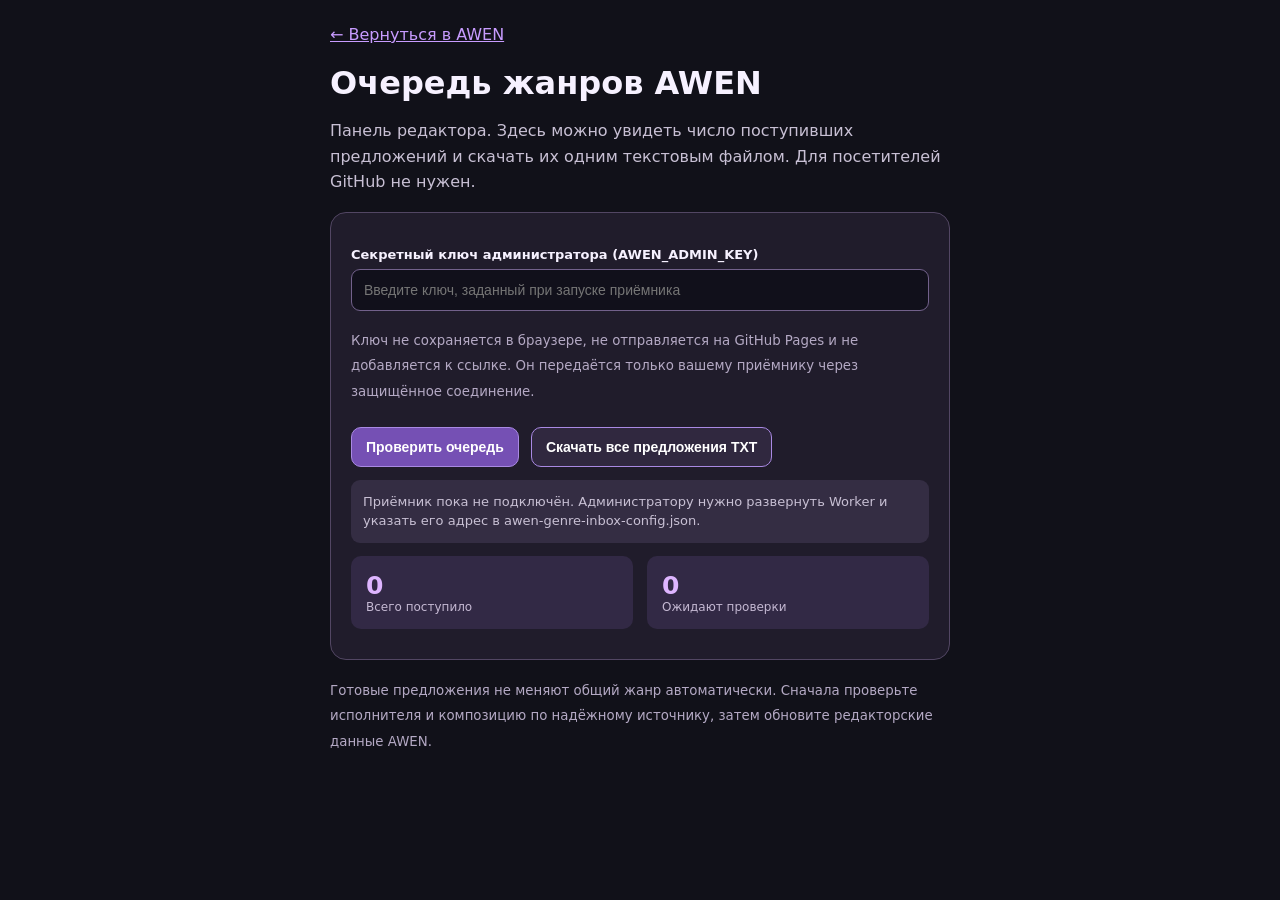
<file: awen-genre-admin.html>
<!doctype html>
<html lang="ru">
<head>
<meta charset="utf-8">
<meta name="viewport" content="width=device-width,initial-scale=1">
<meta name="robots" content="noindex,nofollow">
<meta name="referrer" content="no-referrer">
<title>AWEN · Очередь предложений жанров</title>
<style>
:root{color-scheme:dark}*{box-sizing:border-box}
body{font-family:system-ui,"Segoe UI",Arial,sans-serif;background:#111119;color:#f6f1ff;margin:0;padding:25px 15px}
main{max-width:620px;margin:auto}
h1{font-size:clamp(23px,5vw,32px);margin:20px 0 9px}
p{color:#c8c0d4;line-height:1.6}
.card{border:1px solid #524663;border-radius:16px;padding:20px;background:#201c2b;margin:17px 0}
label{display:block;font-weight:650;margin:14px 0 7px;font-size:13px}
input{background:#11101b;border:1px solid #72618b;border-radius:9px;width:100%;padding:12px;color:#fff;font-size:14px}
button{background:#7550b4;color:#fff;border:1px solid #a989e3;border-radius:10px;padding:11px 14px;cursor:pointer;font-size:14px;font-weight:650;margin:7px 7px 0 0}
button:disabled{opacity:.4;cursor:not-allowed}
button.secondary{background:#30283f}
small{color:#b4a9c4}
.status{padding:12px;border-radius:9px;background:#342d43;font-size:13px;line-height:1.5;overflow-wrap:anywhere}
.stats{display:flex;gap:14px;margin:10px 0}.stat{background:#322945;border-radius:10px;flex:1;padding:15px}
.stat strong{font-size:25px;color:#deb5ff}.stat span{display:block;color:#c5b9d3;font-size:12px}
a{color:#c89cff}
</style>
</head>
<body>
<main>
<a href="./">← Вернуться в AWEN</a>
<h1>Очередь жанров AWEN</h1>
<p>Панель редактора. Здесь можно увидеть число поступивших предложений и скачать их одним текстовым файлом. Для посетителей GitHub не нужен.</p>
<section class="card">
  <label for="token">Секретный ключ администратора (AWEN_ADMIN_KEY)</label>
  <input type="password" id="token" minlength="24" autocomplete="off" placeholder="Введите ключ, заданный при запуске приёмника">
  <p><small>Ключ не сохраняется в браузере, не отправляется на GitHub Pages и не добавляется к ссылке. Он передаётся только вашему приёмнику через защищённое соединение.</small></p>
  <div>
    <button id="summary" type="button">Проверить очередь</button>
    <button id="download" type="button" class="secondary">Скачать все предложения TXT</button>
  </div>
  <p id="status" class="status" role="status">Проверяем, настроен ли приём предложений…</p>
  <div class="stats" id="numbers" hidden>
    <div class="stat"><strong id="total">0</strong><span>Всего поступило</span></div>
    <div class="stat"><strong id="pending">0</strong><span>Ожидают проверки</span></div>
  </div>
</section>
<p><small>Готовые предложения не меняют общий жанр автоматически. Сначала проверьте исполнителя и композицию по надёжному источнику, затем обновите редакторские данные AWEN.</small></p>
</main>
<script>
'use strict';
let endpoint='';
const $=id=>document.getElementById(id);
const status=message=>{$('status').textContent=message;};
(async()=>{
 try{
  const r=await fetch('./awen-genre-inbox-config.json?rev=20261123-inbox-v1',{cache:'no-store'});
  if(!r.ok)throw Error('Конфигурация недоступна');
  const c=await r.json(),u=new URL(c.api_base_url);
  if(c.schema_version!==1||u.protocol!=='https:')throw Error('Адрес приёмника ещё не указан');
  endpoint=u.origin+u.pathname.replace(/\/+$/,'');
  status('Приёмник указан. Введите секретный ключ, чтобы просмотреть очередь или скачать TXT.');
 }catch{status('Приёмник пока не подключён. Администратору нужно развернуть Worker и указать его адрес в awen-genre-inbox-config.json.');}
})();
async function get(path){
 const token=$('token').value.trim();
 if(!endpoint)throw Error('Приёмник ещё не подключён');
 if(token.length<24)throw Error('Введите секретный ключ администратора');
 const response=await fetch(endpoint+path,{
  method:'GET',mode:'cors',credentials:'omit',cache:'no-store',
  headers:{'Authorization':'Bearer '+token}
 });
 if(response.status===401)throw Error('Неверный ключ администратора');
 if(!response.ok)throw Error('Сервер вернул ошибку HTTP '+response.status);
 return response;
}
async function act(kind){
 const button=$(kind);button.disabled=true;status('Связываемся с приёмником…');
 try{
  if(kind==='summary'){
   const result=await (await get('/admin/summary')).json();
   if(result.ok!==true)throw Error('Некорректный ответ приёмника');
   $('total').textContent=result.total;$('pending').textContent=result.pending;
   $('numbers').hidden=false;
   status('Очередь доступна. Данные получены из приватной базы.');
  }else{
   const content=await (await get('/admin/export.txt')).text();
   if(!content.startsWith('AWEN — предложения'))throw Error('Неверный формат TXT');
   const href=URL.createObjectURL(new Blob(['\ufeff'+content],{type:'text/plain;charset=utf-8'}));
   const link=document.createElement('a');link.href=href;link.download='AWEN_Genre_Suggestions.txt';
   document.body.appendChild(link);link.click();link.remove();
   setTimeout(()=>URL.revokeObjectURL(href),2000);
   status('TXT с общей очередью скачан. Он содержит поступившие на сервер предложения, а не данные только этого устройства.');
  }
 }catch(e){status('Не удалось выполнить действие: '+e.message);}
 finally{button.disabled=false;}
}
$('summary').addEventListener('click',()=>act('summary'));
$('download').addEventListener('click',()=>act('download'));
</script>
</body>
</html>
</file>
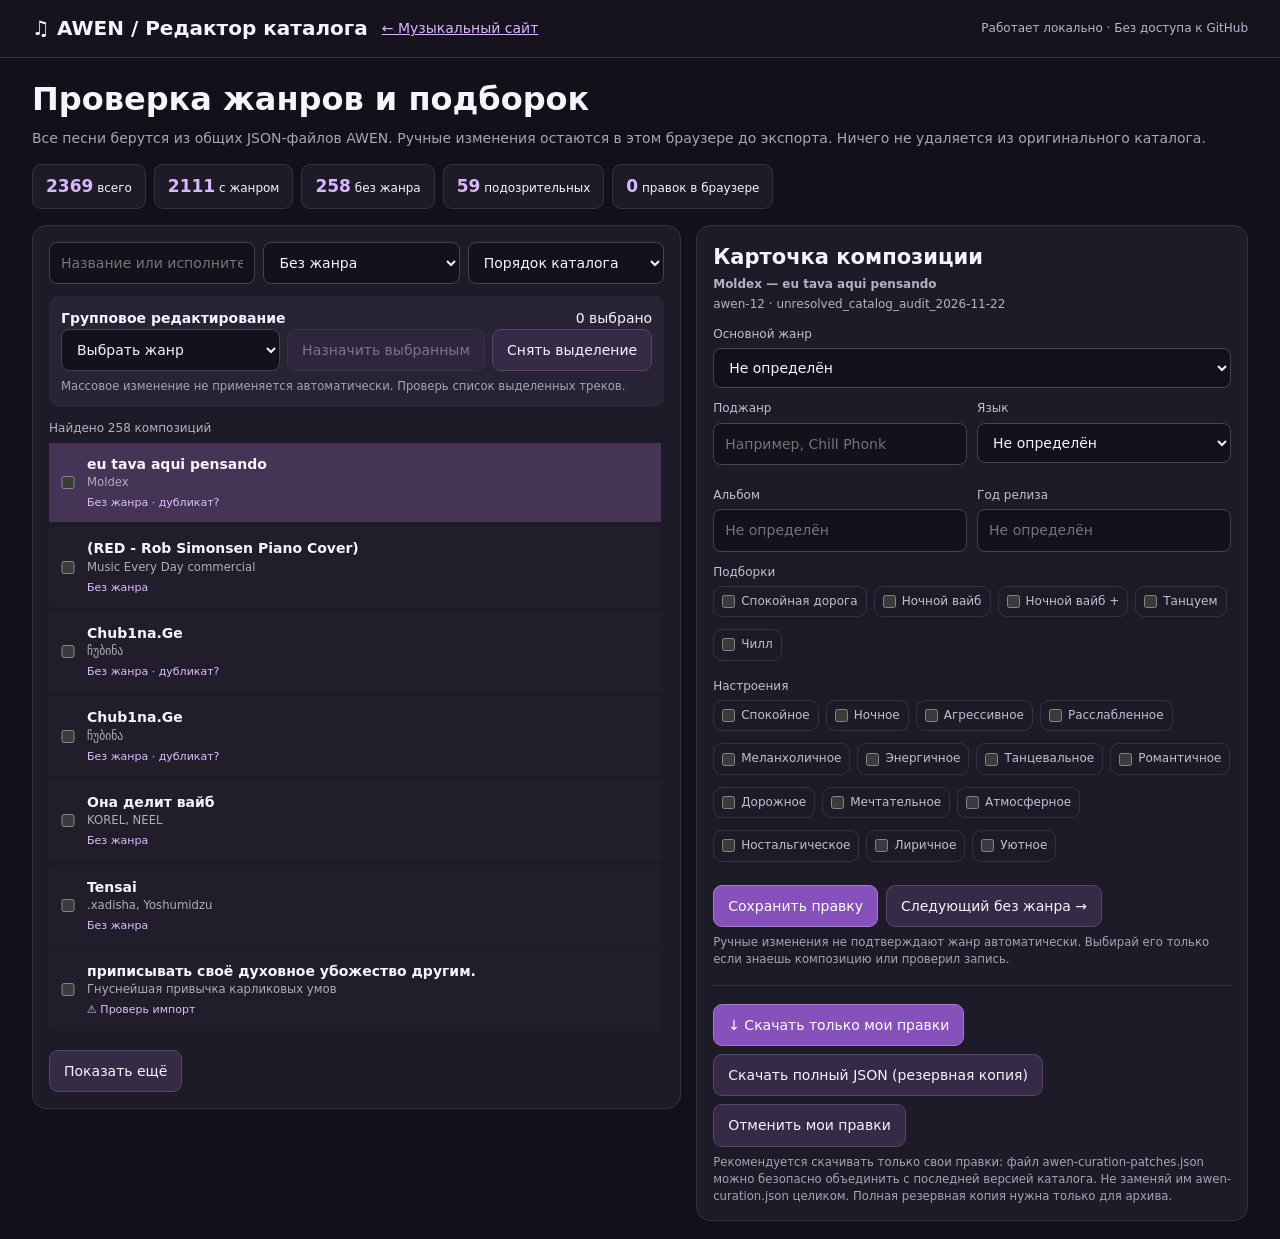
<file: curator.html>
<!doctype html>
<html lang="ru">
<head>
<meta charset="utf-8">
<meta name="viewport" content="width=device-width,initial-scale=1">
<meta name="theme-color" content="#13121c">
<title>AWEN · Редактор каталога</title>
<style>
:root{color-scheme:dark;--bg:#12111a;--panel:#1e1b28;--line:#353144;--soft:#aaa4b8;--purple:#ae82ef;--ink:#f6f3fb}
*{box-sizing:border-box}
body{margin:0;background:var(--bg);color:var(--ink);font:14px/1.45 system-ui,-apple-system,"Segoe UI",sans-serif}
header{position:sticky;top:0;z-index:5;background:#171420eF;border-bottom:1px solid var(--line);padding:14px clamp(12px,3vw,32px);display:flex;gap:14px;align-items:center;flex-wrap:wrap}
header strong{font-size:20px} a{color:#d9b7ff}p{color:var(--soft);margin:.4em 0 1em}
.container{margin:auto;max-width:1400px;padding:18px clamp(12px,3vw,32px)}
.stats{display:flex;gap:8px;flex-wrap:wrap;margin:16px 0}
.pill{background:var(--panel);border:1px solid var(--line);border-radius:9px;padding:9px 13px;font-size:12px}
.pill b{font-size:17px;color:#d9b7ff}
.layout{display:grid;grid-template-columns:minmax(320px, 1fr) minmax(330px,.85fr);gap:15px;align-items:start}
section{background:var(--panel);border:1px solid var(--line);border-radius:14px;padding:16px;min-width:0}
.editor{position:sticky;top:82px} .toolbar{display:flex;gap:8px;flex-wrap:wrap;margin-bottom:12px}
input,select,textarea{background:#12111c;border:1px solid #494052;border-radius:8px;color:var(--ink);padding:10px 11px;font:inherit;min-width:0;width:100%}
input:focus,select:focus{outline:2px solid #b891f9;outline-offset:1px}
button{border:1px solid #574467;background:#352b47;color:var(--ink);border-radius:9px;padding:10px 14px;cursor:pointer;font:inherit}
button:hover{border-color:#a57ade}button.primary{background:#8751bc;color:white;border-color:#a77bd0}
button:disabled{opacity:.4;cursor:not-allowed}
.toolbar input{flex:1 1 160px}.toolbar select{flex:1 1 150px}
.song{width:100%;text-align:left;background:#211d2b;padding:11px 10px;margin:5px 0;display:flex;gap:10px;align-items:center}
.song.selected{background:#453456;border-color:#be99ec}
.song b{display:block;font-weight:700;overflow-wrap:anywhere}.song small{display:block;color:#b3abbc;overflow-wrap:anywhere}
.song .check{width:18px;flex:0 0 18px;margin:0}
.song .info{flex:1;min-width:0}
.song .mark{font-size:11px;white-space:nowrap;color:#dfbfff}
.meta{font-size:12px;color:#b8afc7;line-height:1.6}
.field{margin-top:12px}.field label{display:block;margin-bottom:5px;color:#c6bcd3;font-size:12px}
.grid2{display:grid;grid-template-columns:1fr 1fr;gap:10px}
.check-list{display:flex;flex-wrap:wrap;gap:7px}
.check-list label{border:1px solid var(--line);border-radius:9px;padding:6px 8px;font-size:12px;display:flex;gap:6px;align-items:center}
.check-list input{width:auto;margin:0}
.foot{display:flex;gap:8px;flex-wrap:wrap;margin-top:18px}
small.help{color:#aaa1b9;display:block;margin-top:7px}
#list{max-height:66vh;overflow:auto;padding-right:3px}
#notice{display:none;margin:10px 0;color:#a7ecc9}
#notice.show{display:block}
#bulk{margin:12px 0;padding:12px;background:#292336;border-radius:9px}
#bulkControls{display:flex;gap:7px;flex-wrap:wrap}
#bulkControls select{min-width:180px;flex:1}
hr{border:0;border-top:1px solid var(--line);margin:17px 0}
.empty{padding:22px 12px;color:var(--soft);text-align:center}
@media(max-width:810px){.layout{grid-template-columns:1fr}.editor{position:static}header{position:static}#list{max-height:350px}.grid2{grid-template-columns:1fr 1fr}}
@media(max-width:390px){.grid2{grid-template-columns:1fr}.toolbar select{min-width:0}}
</style>
</head>
<body>
<header>
<strong>♫ AWEN / Редактор каталога</strong>
<a href="./">← Музыкальный сайт</a>
<span style="margin-left:auto;font-size:12px;color:#beb2cf">Работает локально · Без доступа к GitHub</span>
</header>
<main class="container">
<h1 style="font-size:clamp(22px,3vw,32px);margin:0">Проверка жанров и подборок</h1>
<p>Все песни берутся из общих JSON-файлов AWEN. Ручные изменения остаются в этом браузере до экспорта. Ничего не удаляется из оригинального каталога.</p>
<div id="stats" class="stats"></div>
<div id="notice" role="status"></div>
<div class="layout">
<section>
<div class="toolbar">
<input id="search" placeholder="Название или исполнитель…" aria-label="Поиск"/>
<select id="filter" aria-label="Тип проверки">
<option value="unknown">Без жанра</option>
<option value="review">Требуют проверки</option>
<option value="duplicates">Возможные дубликаты</option>
<option value="invalid">Ошибки импорта</option>
<option value="edited">Мои правки</option>
<option value="all">Все композиции</option>
</select>
<select id="sort" aria-label="Сортировка"><option value="order">Порядок каталога</option><option value="artist">По исполнителю</option></select>
</div>
<div id="bulk">
<div style="display:flex;justify-content:space-between;gap:8px;flex-wrap:wrap"><b>Групповое редактирование</b><span id="selectedCount">0 выбрано</span></div>
<div id="bulkControls">
<select id="bulkGenre" aria-label="Жанр для выбранных"><option value="">Выбрать жанр</option></select>
<button id="bulkApply" disabled>Назначить выбранным</button>
<button id="clearSelected">Снять выделение</button>
</div>
<small class="help">Массовое изменение не применяется автоматически. Проверь список выделенных треков.</small>
</div>
<div id="results" class="meta"></div>
<div id="list"><div class="empty">Загрузка каталога…</div></div>
<div class="foot"><button id="more" style="display:none">Показать ещё</button></div>
</section>
<section class="editor">
<h2 style="margin:0 0 3px">Карточка композиции</h2>
<div id="details" class="meta">Выбери трек в списке слева.</div>
<div id="form" style="display:none">
<div class="field"><label for="genre">Основной жанр</label><select id="genre"></select></div>
<div class="grid2">
<div class="field"><label for="subgenre">Поджанр</label><input id="subgenre" placeholder="Например, Chill Phonk"/></div>
<div class="field"><label for="language">Язык</label><select id="language">
<option value="">Не определён</option><option>Русский</option><option>Қазақша</option><option>English</option><option>Без слов</option><option>Другой</option>
</select></div>
<div class="field"><label for="album">Альбом</label><input id="album" placeholder="Не определён"/></div>
<div class="field"><label for="year">Год релиза</label><input id="year" type="number" min="1900" max="2100" placeholder="Не определён"/></div>
</div>
<div class="field"><label>Подборки</label><div id="playlistChecks" class="check-list"></div></div>
<div class="field"><label>Настроения</label><div id="moodChecks" class="check-list"></div></div>
<div class="foot">
<button class="primary" id="save">Сохранить правку</button>
<button id="next">Следующий без жанра →</button>
</div>
<small class="help">Ручные изменения не подтверждают жанр автоматически. Выбирай его только если знаешь композицию или проверил запись.</small>
</div>
<hr>
<div class="foot">
<button class="primary" id="export">↓ Скачать только мои правки</button>
<button id="exportFull">Скачать полный JSON (резервная копия)</button>
<button id="reset">Отменить мои правки</button>
</div>
<small class="help">Рекомендуется скачивать только свои правки: файл awen-curation-patches.json можно безопасно объединить с последней версией каталога. Не заменяй им awen-curation.json целиком. Полная резервная копия нужна только для архива.</small>
</section>
</div>
</main>
<script>
(function(){
"use strict";
var GENRES=["Pop","Hip-Hop / Rap","R&B / Soul","Phonk","Funk / Disco","Chill / Lo-Fi / Ambient","House","Techno / Trance","Bass Music / EDM","Drum & Bass / UK Bass","Latin / Brazilian Club","Afro / Global Club","Synth / Retro Electronic","Rock / Indie","Metal / Punk","Jazz / Blues","Folk / Ethno / World","Classical / Cinematic","Country"];
var PLAYLISTS=[["road","Спокойная дорога"],["night","Ночной вайб"],["nightplus","Ночной вайб +"],["dance","Танцуем"],["chill","Чилл"]];
var MOODS=["Спокойное","Ночное","Агрессивное","Расслабленное","Меланхоличное","Энергичное","Танцевальное","Романтичное","Дорожное","Мечтательное","Атмосферное","Ностальгическое","Лиричное","Уютное"];
var KEY="awen-curator-draft-v1",tracks=[],curation={tracks:{}},appleMeta={},sourceMeta={},draft={},selected=new Set(),active="",limit=60;
var $=id=>document.getElementById(id);
function safe(v){return String(v==null?"":v).replace(/[&<>"']/g,function(x){return {"&":"&amp;","<":"&lt;",">":"&gt;",'"':"&quot;","'":"&#39;"}[x]})}
function norm(v){return String(v||"").toLocaleLowerCase().normalize("NFKD").replace(/[\u0300-\u036f]/g,"").replace(/[^\p{L}\p{N}]+/gu," ").trim()}
function toast(text){$("notice").textContent=text;$("notice").classList.add("show");setTimeout(function(){$("notice").classList.remove("show")},4000)}
function base(id){
 var patch=curation.tracks[id]||{}, verified=appleMeta[id]||{};
 if(!verified.verified_metadata)return patch;
 var manual=/^(ручная|массовая)\s/i.test(String(patch.curation_method||""));
 return Object.assign({},verified,patch,{
   album:manual?(patch.album||""):(patch.album||verified.album||""),
   year:manual?(patch.year||null):(patch.year||verified.year||null),
   genre:manual?(patch.genre||""):(patch.genre||verified.genre||"")
 })
}
function merged(id){
 var result=Object.assign({},base(id),draft[id]||{}),e=sourceMeta[id]||{};
 if(!result.genre&&e.genre&&!draft[id]){
   result.genre=e.genre;result.review_needed=true;result.evidence_only_genre=true;
 }
 if(e.status==="conflict"||e.status==="album_hint")result.review_needed=true;
 return result;
}
function issues(t){
 var patch=merged(t.id), res=[];
 if(!patch.genre)res.push("genre");
 if(patch.review_needed)res.push("review");
 if(patch.potential_import_error)res.push("invalid");
 if(duplicates[t.id])res.push("duplicate");
 return res
}
var duplicates={};
function computeDuplicates(){
 var groups={};
 tracks.forEach(function(t){var k=norm(t.artist)+"|"+norm(t.title);(groups[k]||(groups[k]=[])).push(t.id)});
 Object.keys(groups).forEach(function(k){if(groups[k].length>1)groups[k].forEach(function(id){duplicates[id]=groups[k]})})
}
function filtered(){
 var q=norm($("search").value),f=$("filter").value;
 var list=tracks.filter(function(t){
  if(q&&!norm(t.artist+" "+t.title+" "+t.id).includes(q))return false;
  var p=merged(t.id);
  if(f==="unknown"&&p.genre)return false;
  if(f==="review"&&p.genre&&!p.review_needed&&!p.potential_import_error&&!duplicates[t.id])return false;
  if(f==="duplicates"&&!duplicates[t.id])return false;
  if(f==="invalid"&&!p.potential_import_error)return false;
  if(f==="edited"&&!draft[t.id])return false;
  return true
 });
 if($("sort").value==="artist")list.sort(function(a,b){return a.artist.localeCompare(b.artist,"ru")});
 return list
}
function stats(){
 var genre=0,invalid=0,review=0;
 tracks.forEach(function(t){var p=merged(t.id);if(p.genre)genre++;if(p.potential_import_error)invalid++;if(issues(t).length)review++});
 $("stats").innerHTML='<span class="pill"><b>'+tracks.length+'</b> всего</span><span class="pill"><b>'+genre+'</b> с жанром</span><span class="pill"><b>'+(tracks.length-genre)+'</b> без жанра</span><span class="pill"><b>'+invalid+'</b> подозрительных</span><span class="pill"><b>'+Object.keys(draft).length+'</b> правок в браузере</span>';
}
function renderList(){
 stats();
 var list=filtered(),visible=list.slice(0,limit);
 $("results").textContent="Найдено "+list.length+" композиций";
 $("list").innerHTML=visible.length?visible.map(function(t){
  var p=merged(t.id),flags=issues(t);
  var kind=p.genre?p.genre:"Без жанра";
  if(flags.includes("invalid"))kind="⚠ Проверь импорт";
  else if(flags.includes("duplicate"))kind+=" · дубликат?";
  return '<div class="song'+(t.id===active?' selected':'')+'"><input class="check" type="checkbox" data-select="'+safe(t.id)+'" '+(selected.has(t.id)?'checked':'')+' aria-label="Выбрать для группы"><button type="button" data-open="'+safe(t.id)+'" style="display:block;background:none;border:none;padding:0;text-align:left;flex:1;min-width:0"><b>'+safe(t.title)+'</b><small>'+safe(t.artist)+'</small><span class="mark">'+safe(kind)+'</span></button></div>'
 }).join(""):'<div class="empty">Записей с такими фильтрами нет.</div>';
 $("more").style.display=list.length>limit?"":"none";
 $("selectedCount").textContent=selected.size+" выбрано";
 $("bulkApply").disabled=!selected.size||!$("bulkGenre").value;
}
function checkList(root,items,picked,type){
 $(root).innerHTML=items.map(function(x){
  var id=typeof x==="string"?x:x[0],name=typeof x==="string"?x:x[1];
  return '<label><input type="checkbox" data-'+type+'="'+safe(id)+'" '+(picked.includes(id)?"checked":"")+'>'+safe(name)+'</label>'
 }).join("")
}
function openTrack(id){
 var t=tracks.find(function(x){return x.id===id});if(!t)return;
 active=id;
 var p=merged(id);
 var evidence=sourceMeta[id]||{};
 var evidenceHtml=Array.isArray(evidence.evidence)?evidence.evidence.map(function(e){
   var link=/^https:\/\/(?:www\.)?(?:deezer\.com|last\.fm|musicbrainz\.org)\//i.test(String(e.url||""))?
     '<a href="'+safe(e.url)+'" target="_blank" rel="noopener noreferrer">Проверить источник</a>':'';
   return '<div>'+safe(e.provider||"Источник")+' · '+safe(e.genre||"")+' · '+safe(e.basis==="album_genre"?"жанр альбома, предварительно":"теги композиции")+' '+link+'</div>'
 }).join(""):"";
 $("details").innerHTML='<div><b>'+safe(t.artist)+' — '+safe(t.title)+'</b></div><div>'+safe(id)+(p.curation_method?' · '+safe(p.curation_method):'')+(p.verified_metadata?' · ✓ метаданные релиза Apple Music':'')+'</div>'+(t.source_url?'<div><a target="_blank" rel="noopener noreferrer" href="'+safe(t.source_url)+'">Открыть источник</a></div>':'')+(p.potential_import_error?'<div style="color:#ffb7a0">⚠ '+safe(p.potential_import_error)+'</div>':'')+(evidenceHtml?'<div style="margin-top:9px;border-top:1px solid #ffffff22;padding-top:9px"><b>Внешняя проверка жанра</b>'+evidenceHtml+'</div>':'');
 $("form").style.display="";
 $("genre").value=p.genre||"";
 $("subgenre").value=(p.subgenres||[]).join(", ");
 $("language").value=p.language||"";
 $("album").value=p.album||"";
 $("year").value=p.year||"";
 checkList("playlistChecks",PLAYLISTS,p.playlists||[],"playlist");
 checkList("moodChecks",MOODS,p.moods||[],"mood");
 renderList();
}
function chosen(attr){return Array.from(document.querySelectorAll('[data-'+attr+']:checked')).map(function(x){return x.dataset[attr]})}
function save(){
 if(!active)return;
 var genre=$("genre").value,year=$("year").value,prev=merged(active);
 var patch=Object.assign({},prev,{
  genre:genre,subgenres:$("subgenre").value.split(",").map(function(x){return x.trim()}).filter(Boolean).slice(0,12),
  language:$("language").value,album:$("album").value.trim(),year:year?Number(year):null,
  playlists:chosen("playlist"),moods:chosen("mood"),
  curation_method:"ручная правка владельца",curation_confidence:"manual",
  review_needed:false
 });
 draft[active]=patch;store();
 toast("Сохранено локально: "+active);renderList();
}
function store(){try{localStorage.setItem(KEY,JSON.stringify(draft))}catch(e){toast("Браузер не разрешил локальное сохранение; сделай экспорт")}}
function bulkApply(){
 var genre=$("bulkGenre").value;if(!genre||!selected.size)return;
 if(!confirm("Назначить жанр "+genre+" для "+selected.size+" выбранных записей? Это НЕ проверка каждого аудио."))return;
 selected.forEach(function(id){
  var p=merged(id);
  draft[id]=Object.assign({},p,{genre:genre,subgenres:[],curation_method:"массовая ручная правка",curation_confidence:"manual",review_needed:true})
 });
 store();toast("Назначен жанр для "+selected.size+" записей");selected.clear();renderList();
}
function exportJSON(full){
 if(!Object.keys(draft).length&&!full){toast("Пока нет сохранённых правок");return}
 var payload;
 if(full){
   payload=JSON.parse(JSON.stringify(curation));
   if(!payload.tracks)payload.tracks={};
   Object.keys(draft).forEach(function(id){payload.tracks[id]=draft[id]});
   payload.exported_by="AWEN Curator (полная резервная копия)";
 }else{
   payload={
     schema_version:1,
     patch_format:"awen-curator-patches",
     purpose:"Merge only edited track IDs into current awen-curation.json; never replace whole catalog",
     changes:JSON.parse(JSON.stringify(draft))
   };
 }
 var b=new Blob([JSON.stringify(payload,null,2)+"\n"],{type:"application/json;charset=utf-8"}),url=URL.createObjectURL(b);
 var a=document.createElement("a");a.href=url;a.download=full?"awen-curation-backup.json":"awen-curation-patches.json";document.body.appendChild(a);a.click();a.remove();setTimeout(function(){URL.revokeObjectURL(url)},1500);
 toast(full?"Резервная копия сохранена":"Скачаны только твои изменения; передай файл для безопасного слияния")
}
async function fetchJSON(url){var r=await fetch(url,{cache:"no-store"});if(!r.ok)throw Error(url+": HTTP "+r.status);return r.json()}
function initialize(){
 $("genre").innerHTML='<option value="">Не определён</option>'+GENRES.map(function(v){return '<option>'+safe(v)+'</option>'}).join("");
 $("bulkGenre").innerHTML+='<option>'+GENRES.join('</option><option>')+'</option>';
 $("search").addEventListener("input",function(){limit=60;renderList()});
 $("filter").addEventListener("change",function(){limit=60;renderList()});
 $("sort").addEventListener("change",renderList);
 $("more").addEventListener("click",function(){limit+=60;renderList()});
 $("bulkGenre").addEventListener("change",renderList);
 $("clearSelected").addEventListener("click",function(){selected.clear();renderList()});
 $("bulkApply").addEventListener("click",bulkApply);
 $("save").addEventListener("click",save);
 $("export").addEventListener("click",function(){exportJSON(false)});
 $("exportFull").addEventListener("click",function(){exportJSON(true)});
 $("reset").addEventListener("click",function(){if(confirm("Отменить все локальные правки? Уже экспортированные файлы не затронутся.")){draft={};store();renderList();if(active)openTrack(active)}});
 $("next").addEventListener("click",function(){var other=tracks.find(function(t){return !merged(t.id).genre&&t.id!==active});if(other){openTrack(other.id);window.scrollTo({top:0,behavior:"smooth"})}else toast("Нет других записей без жанра")});
 $("list").addEventListener("click",function(e){var button=e.target.closest("[data-open]");if(button)openTrack(button.dataset.open)});
 $("list").addEventListener("change",function(e){var c=e.target.closest("[data-select]");if(!c)return;if(c.checked)selected.add(c.dataset.select);else selected.delete(c.dataset.select);renderList()});
}
initialize();
try{var cache=JSON.parse(localStorage.getItem(KEY)||"{}");if(cache&&typeof cache==="object"&&!Array.isArray(cache))draft=cache}catch(e){}
Promise.all([fetchJSON("./awen-catalog.json"),fetchJSON("./awen-curation.json"),fetchJSON("./awen-apple-metadata.json").catch(function(){return {tracks:{}}}),fetchJSON("./awen-genre-sources.json").catch(function(){return {tracks:{}}})]).then(function(v){
 tracks=Array.isArray(v[0].tracks)?v[0].tracks:[];curation=v[1];appleMeta=v[2]&&typeof v[2].tracks==="object"?v[2].tracks:{};sourceMeta=v[3]&&typeof v[3].tracks==="object"?v[3].tracks:{};computeDuplicates();renderList();
 if(tracks.length)openTrack(tracks.find(function(t){return !merged(t.id).genre})?.id||tracks[0].id);
}).catch(function(err){$("list").innerHTML='<div class="empty">Не удалось загрузить каталог. Проверь GitHub Pages и обнови страницу.<p>'+safe(err.message)+'</p></div>'});
})();
</script>
</body>
</html>
</file>
<file: mobile-awen.css>
/* AWEN Android-inspired responsive home. Desktop layout remains unchanged. */
@media (max-width:720px){
:root{--bg:#090d18;--side:#101626;--card:#161c2e;--card2:#202840;--line:#303650;--purple:#b15cff;--pink:#ef67b5;--player:114px}
body{background:var(--bg);color:#f8f7ff}
.shell{padding-bottom:calc(var(--player) + 78px)}
.top{height:76px;top:0;background:#090d18f5;border-bottom:0;padding:12px 16px 10px;align-items:flex-end}
.top:before{content:'♫ AWEN';position:absolute;top:8px;left:17px;color:#f7f4ff;font-size:18px;font-weight:900;letter-spacing:1.5px;text-shadow:0 0 20px #a34cff66}
.search{width:100%;max-width:none}
.search input{height:38px;border-radius:25px;background:#252b46;border:1px solid #41466b;padding-left:42px;font-size:12px}
.mobile-nav{position:fixed;top:auto;bottom:0;left:0;right:0;height:65px;padding:7px 8px max(7px,env(safe-area-inset-bottom));background:#0b1020f7;border-top:1px solid #333b57;border-bottom:0;z-index:12;justify-content:space-around;overflow:visible}
.mobile-nav .nav-button{flex:1;min-width:0;max-width:100px;display:flex;flex-direction:column;justify-content:center;gap:3px;align-items:center;text-align:center;font-size:10px;padding:4px 1px;border-radius:10px;white-space:normal;line-height:1.15}
.mobile-nav .nav-button .icon{width:22px;height:22px}
.mobile-nav .nav-button.active{background:#362049;color:#d894ff;box-shadow:none}
.mobile-nav .nav-button:nth-child(n+6){display:none}
.main{padding:18px 16px 28px}
.hero{min-height:196px;padding:23px;border-radius:22px;background:radial-gradient(circle at 85% 18%,#b345d2aa,transparent 55%),linear-gradient(120deg,#252269,#6a2d7e 70%,#c05291)}
.hero h1{font-size:30px;line-height:1.1}
.hero p{font-size:12px}
.hero .btn.primary{border-radius:25px;min-height:42px}
.hero-vinyl{width:190px;height:190px;right:-95px;top:10px;opacity:.35}
.section-head{margin:25px 0 13px}.section-head h2{font-size:20px}
.rail{grid-auto-columns:148px;gap:12px}
.tile,.playlist-card{border-radius:16px;background:#161c2e;border:1px solid #ffffff12}
.cover{border-radius:12px}
.genre-grid{grid-template-columns:repeat(2,minmax(0,1fr));gap:11px}
.genre-card{min-height:110px;border-radius:17px;padding:15px}
.genre-card strong{font-size:15px}
.player{bottom:65px;min-height:0;height:67px;border:1px solid #505079;border-radius:16px;background:#222640f5;left:9px;right:9px;padding:7px 10px;display:flex;justify-content:space-between;gap:8px;box-shadow:0 8px 25px #0006}
.player .now{flex:1;min-width:0}.player .now-title{font-size:12px}.player .now-artist{font-size:10px}
.player .cover.square-small{width:47px;height:47px}
.player-middle{display:flex;flex:none}.player .controls{gap:5px}
.player .controls #prev{display:none}
.player .seekline{position:absolute;bottom:0;left:12px;right:12px;width:auto;height:3px;overflow:hidden}
.player .seekline span{display:none}.player .seekline input{height:3px}
.player .play-control{background:#b35aff;color:white;width:35px;height:35px}
.player .round-btn{width:32px;height:32px}
.toast{bottom:148px}
}
@media(max-width:370px){.mobile-nav .nav-button{font-size:9px}.hero h1{font-size:27px}.main{padding-left:12px;padding-right:12px}}

/* Navigation audit: show five useful sections instead of the first five desktop entries. */
@media(max-width:720px){
.mobile-nav .nav-button{display:none}
.mobile-nav .nav-button:nth-child(1),
.mobile-nav .nav-button:nth-child(3),
.mobile-nav .nav-button:nth-child(6),
.mobile-nav .nav-button:nth-child(7),
.mobile-nav .nav-button:nth-child(8){display:flex}
.mobile-nav .nav-button:nth-child(n+6){display:none}
.mobile-nav .nav-button:nth-child(6),
.mobile-nav .nav-button:nth-child(7),
.mobile-nav .nav-button:nth-child(8){display:flex}
.mobile-nav{gap:2px}
.mobile-nav .nav-button{flex:1 1 20%;max-width:20%;overflow:hidden}
.mobile-nav .nav-button:nth-child(3),
.mobile-nav .nav-button:nth-child(6),
.mobile-nav .nav-button:nth-child(7),
.mobile-nav .nav-button:nth-child(8){font-size:0}
.mobile-nav .nav-button:nth-child(3)::after{content:'Треки';font-size:10px}
.mobile-nav .nav-button:nth-child(6)::after{content:'Жанры';font-size:10px}
.mobile-nav .nav-button:nth-child(7)::after{content:'Подборки';font-size:10px}
.mobile-nav .nav-button:nth-child(8)::after{content:'Избранное';font-size:10px}
}
</file>
<file: awen-discovery.css>
/* AWEN Discovery UI — Android-first, matches site's existing dark theme */
.ad-wrap{max-width:1180px;margin:0 auto;padding-bottom:25px}
.ad-hero{background:linear-gradient(125deg,#342452,#1b2a40 70%,#1c242f);border:1px solid #51416a;border-radius:20px;padding:24px;margin:10px 0 20px}
.ad-hero h1{font-size:clamp(23px,4vw,34px);margin:0 0 7px;font-weight:760;letter-spacing:-.035em}
.ad-hero p{color:#c3c2d2;line-height:1.55;margin:0;max-width:740px}
.ad-tabs{display:flex;gap:8px;overflow:auto;padding:2px 0 12px;scrollbar-width:thin;margin-bottom:14px}
.ad-tab{background:#23232f;border:1px solid #454355;color:#dfdce8;border-radius:100px;white-space:nowrap;padding:10px 13px;cursor:pointer;font-weight:600}
.ad-tab[aria-selected="true"]{background:#7950bd;border-color:#ab83ed;color:white}
.ad-panel{display:grid;gap:18px}
.ad-panel h2{margin:0 0 8px;font-size:19px;letter-spacing:-.02em}
.ad-panel p{margin:5px 0 10px;color:#a9a8bb;line-height:1.5}
.ad-section{padding:19px;background:#1b1c26;border:1px solid #363541;border-radius:17px;min-width:0}
.ad-grid{display:grid;grid-template-columns:repeat(2,minmax(0,1fr));gap:16px}
.ad-stats{display:grid;grid-template-columns:repeat(3,minmax(0,1fr));gap:10px;margin:16px 0}
.ad-stat{padding:15px;background:#292636;border-radius:12px;min-width:0}
.ad-stat strong{display:block;font-size:24px;color:#e1bcff}.ad-stat small{color:#aaaabd}
.ad-actions{display:flex;flex-wrap:wrap;gap:8px;align-items:center;margin:12px 0}
.ad-btn{border:1px solid #54466c;border-radius:10px;background:#342b48;color:#f3ecff;padding:9px 11px;cursor:pointer;font-weight:600;min-height:36px}
.ad-btn:hover{background:#4a3668}.ad-btn.primary{background:#8056c0;border-color:#9268d0;color:white}
.ad-btn.ghost{border-color:#3d3c49;background:transparent;color:#bcb5d1}
.ad-btn[aria-pressed="true"]{background:#7550a6;border-color:#a985ec}
.ad-btn:focus-visible,.ad-tab:focus-visible,.ad-input:focus-visible{outline:2px solid #cdb1ff;outline-offset:2px}
.ad-song{display:grid;grid-template-columns:minmax(0,1fr) auto;gap:8px;align-items:center;padding:12px 0;border-bottom:1px solid #30303e}
.ad-song:last-child{border-bottom:0}
.ad-song-main{display:block;text-align:left;cursor:pointer;color:#f4f1fa;background:transparent;border:0;padding:0;min-width:0}
.ad-song-main strong{display:block;font-weight:650;white-space:nowrap;overflow:hidden;text-overflow:ellipsis}
.ad-song-main small{display:block;color:#aaa8ba;white-space:nowrap;overflow:hidden;text-overflow:ellipsis;margin-top:3px}
.ad-song-acts{display:flex;align-items:center;gap:5px}
.ad-mini{background:#272734;border:1px solid #414153;color:#dcd5ee;border-radius:8px;padding:6px 8px;cursor:pointer;min-width:32px}
.ad-mini[aria-pressed="true"]{color:#ff91be;border-color:#c96399}
.ad-muted{font-size:12px;color:#aeadbe}.ad-note{color:#a7abc1;font-size:12px;line-height:1.55}
.ad-pill{display:inline-block;font-size:12px;padding:5px 9px;border:1px solid #514761;border-radius:20px;margin:3px 4px 3px 0;color:#ded7eb}
.ad-input{background:#11131d;border:1px solid #514b5b;border-radius:10px;padding:11px 12px;color:#f2f1fa;width:100%;min-width:0;font-size:14px}
.ad-form-row{display:flex;gap:8px;flex-wrap:wrap}
.ad-form-row .ad-input{flex:1 1 240px}
.ad-select{background:#151723;border:1px solid #575061;border-radius:9px;color:#fff;padding:9px 10px;max-width:100%}
.ad-textarea{height:96px;resize:vertical}
.ad-chip-list{display:flex;flex-wrap:wrap;gap:7px;margin-top:8px}
.ad-chip{border-radius:20px;background:#242532;border:1px solid #525366;color:#e4deed;padding:8px 10px;cursor:pointer;font-size:12px}
.ad-chip[aria-pressed="true"]{background:#7350a8;border-color:#b898dc;color:#fff}
.ad-label{font-size:13px;font-weight:650;color:#e7e2ef;display:block;margin:12px 0 7px}
.ad-range{width:min(100%,390px);accent-color:#a885ed}
.ad-empty{padding:18px;border:1px dashed #535365;border-radius:11px;color:#b7b2c5}
.ad-recap{border-radius:16px;padding:20px;background:linear-gradient(135deg,#5a377b,#23365b);color:white}
.ad-recap h2{font-size:25px}.ad-recap p{color:#e2dce9}
.ad-recap .ad-value{font-size:31px;font-weight:750}
.ad-share-status{color:#a8e7c5;font-size:12px;min-height:14px}
.ad-warning{padding:13px;background:#2c2631;border:1px solid #645269;border-radius:10px;color:#d3c5d9;font-size:12px;line-height:1.5}
.ad-card-list{max-height:560px;overflow:auto;padding-right:4px}
.ad-two-lists{display:grid;grid-template-columns:1fr 1fr;gap:14px}
.ad-search-list{max-height:210px;overflow:auto}
.ad-row-actions{display:flex;align-items:center;justify-content:flex-end;gap:4px}
.ad-row-actions button{font-size:13px}
.ad-privacy{font-size:12px;color:#9b9bb0;border-top:1px solid #383548;padding-top:13px}
@media(max-width:900px){.ad-grid{grid-template-columns:1fr}.ad-two-lists{grid-template-columns:1fr}.ad-section{padding:14px}.ad-hero{padding:18px}.ad-tabs{margin-top:4px}}
@media(max-width:480px){.ad-stat{padding:10px}.ad-stat strong{font-size:19px}.ad-song{grid-template-columns:minmax(0,1fr);gap:7px}.ad-song-acts{justify-content:flex-start}.ad-tabs{gap:5px}.ad-tab{padding:9px 10px}.ad-hero h1{font-size:24px}.ad-actions .ad-btn{flex:1 1 auto}}


/* v1.1: understandable actions. Never let a row of controls widen the mobile viewport. */
.ad-wrap,.ad-panel,.ad-section,.ad-card-list{width:100%;max-width:100%;min-width:0;box-sizing:border-box}
.ad-wrap{overflow-x:clip}
.ad-section{overflow-wrap:anywhere}
.ad-song{display:grid;grid-template-columns:minmax(0,1fr);row-gap:9px;max-width:100%;min-width:0;box-sizing:border-box;align-items:stretch}
.ad-song-main{width:100%;min-width:0;max-width:100%;line-height:1.4}
.ad-song-main strong{font-size:14px;white-space:normal;overflow-wrap:anywhere}
.ad-song-main small{font-size:12px;white-space:normal;overflow-wrap:anywhere;line-height:1.4}
.ad-song-acts{display:flex;flex-wrap:wrap;align-items:stretch;justify-content:flex-start;gap:7px;max-width:100%;min-width:0}
.ad-track-btn{appearance:none;border:1px solid #595165;background:#2d2939;color:#ede5f7;display:inline-flex;justify-content:center;align-items:center;gap:5px;padding:8px 12px;min-height:38px;min-width:0;max-width:100%;font-size:12px;font-weight:650;line-height:1.3;border-radius:10px;cursor:pointer;text-align:center;white-space:normal;overflow-wrap:anywhere}
.ad-track-btn:hover{background:#433550;border-color:#9a7cc4}
.ad-track-btn:focus-visible{outline:2px solid #d1b5ff;outline-offset:2px}
.ad-track-btn[aria-pressed="true"]{background:#4a3359;color:#ffd7ed;border-color:#9765ab}
.ad-track-btn-primary{background:#68429b;color:#fff;border-color:#a47fdb}
.ad-track-btn-primary:hover{background:#8059af}
.ad-track-extra{display:flex;flex-wrap:wrap;gap:7px;border-left:2px solid #7953ad;padding:9px 0 8px 12px;min-width:0;max-width:100%;background:linear-gradient(90deg,rgba(103,71,147,.1),transparent)}
.ad-track-extra .ad-track-btn{background:#252432}
.ad-help{background:#252139;border:1px solid #514564;color:#cdc4da;border-radius:12px;padding:12px 15px;font-size:12px;line-height:1.65;margin-top:13px;overflow-wrap:anywhere}
.ad-help strong{color:#f1e5ff}
.ad-song[role],.ad-song[aria-label]{min-width:0}
@media(max-width:600px){
 .ad-song-acts{display:grid;grid-template-columns:repeat(2,minmax(0,1fr));gap:7px}
 .ad-song-acts .ad-track-btn:last-child{grid-column:1/-1}
 .ad-track-btn{width:100%;padding:9px 6px;min-height:41px}
 .ad-track-extra{display:grid;grid-template-columns:repeat(2,minmax(0,1fr));gap:7px}
 .ad-track-extra .ad-track-btn{font-size:11px}
 .ad-section{padding:13px}
 .ad-help{padding:12px}
}
@media(max-width:340px){
 .ad-track-extra{grid-template-columns:1fr}
 .ad-song-main strong{font-size:13px}
}
</file>
<file: awen-my-playlists.css>
/* AWEN personal playlists v1 — dark responsive catalog-native components */
.mpl-wrap{max-width:1180px;margin:0 auto;padding-bottom:32px}
.mpl-hero{background:linear-gradient(120deg,#3e2765,#212039 67%,#18313c);border:1px solid #66507d;border-radius:20px;padding:25px;margin-bottom:17px}
.mpl-hero h1{font-size:clamp(23px,3.8vw,33px);letter-spacing:-.03em;margin:0 0 8px}
.mpl-hero p{color:#d6cee2;line-height:1.6;max-width:710px;margin:0}
.mpl-actions{display:flex;flex-wrap:wrap;gap:9px;align-items:center;margin:14px 0}
.mpl-btn{border:1px solid #5a4f6e;background:#30283e;color:#f3eafe;border-radius:10px;min-height:38px;padding:9px 13px;font-size:13px;cursor:pointer;font-weight:650}
.mpl-btn.primary{background:#8056bb;border-color:#a885de;color:white}
.mpl-btn.danger{background:#472832;border-color:#945667;color:#ffd3dd}
.mpl-btn.compact{min-width:34px;min-height:34px;padding:5px 8px}
.mpl-btn:hover:not(:disabled){background:#553d71}.mpl-btn:disabled{opacity:.3;cursor:not-allowed}
.mpl-btn:focus-visible,.mpl-card:focus-visible,.mpl-pick-row:focus-visible,.mpl-song-link:focus-visible{outline:2px solid #cfa7ff;outline-offset:2px}
.mpl-grid{display:grid;grid-template-columns:repeat(3,minmax(0,1fr));gap:14px;margin-top:17px}
.mpl-card{border:1px solid #474254;border-radius:15px;background:#211f2b;display:flex;flex-direction:column;gap:5px;color:#f5efff;min-width:0;text-align:left;padding:13px;cursor:pointer}
.mpl-card:hover{border-color:#a37dd4;background:#2a2336}
.mpl-card-cover{display:grid;place-items:center;aspect-ratio:1.9;border-radius:10px;background:linear-gradient(135deg,#4a3278,#31717a);font-size:44px;margin-bottom:8px;color:#f0dcff}
.mpl-card strong{font-size:15px;overflow-wrap:anywhere}.mpl-card small{color:#aaa1be;font-size:12px}
.mpl-empty{padding:35px 20px;text-align:center;color:#bdb4cc;border:1px dashed #635473;border-radius:15px;margin:12px 0}
.mpl-empty strong{color:#f6f1ff;font-size:17px}.mpl-empty p{line-height:1.6}
.mpl-privacy{border-top:1px solid #353341;margin-top:20px;padding:16px 2px;color:#aba5b9;font-size:12px;line-height:1.7}
.mpl-privacy strong{color:#e7d4ff}
.mpl-back{background:transparent;color:#c6adef;border:none;padding:8px 0;cursor:pointer;font-size:13px}
.mpl-open-head h2{font-size:25px;margin:9px 0 5px;overflow-wrap:anywhere}.mpl-open-head p{color:#aaa6ba;margin:0 0 12px}
.mpl-song-list{background:#1c1b25;border:1px solid #403b4e;border-radius:15px;overflow:hidden}
.mpl-song{display:grid;grid-template-columns:36px minmax(0,1fr) auto;gap:10px;padding:11px 14px;align-items:center;border-bottom:1px solid #33303e}
.mpl-song:last-child{border-bottom:none}.mpl-song:hover{background:#23212e}
.mpl-number{color:#9689a6;font-variant-numeric:tabular-nums}
.mpl-song-link{border:0;padding:0;text-align:left;background:none;color:#f5f1f9;min-width:0;cursor:pointer}
.mpl-song-link strong{font-size:14px;font-weight:650;display:block;white-space:nowrap;overflow:hidden;text-overflow:ellipsis}
.mpl-song-link small{display:block;color:#afa6bd;margin-top:4px;white-space:nowrap;text-overflow:ellipsis;overflow:hidden}
.mpl-song-controls{display:flex;gap:5px}
.mpl-import-banner{background:#213c37;border:1px solid #518c77;border-radius:14px;padding:16px;margin:13px 0}
.mpl-import-banner h2{font-size:17px;margin:0 0 6px}.mpl-import-banner p{color:#bcdacb;margin:0}
.mpl-notice{background:#3b3026;border:1px solid #7b654d;border-radius:9px;padding:12px;color:#f3dcb7;font-size:12px}
.mpl-row-actions{display:flex;align-items:center;gap:1px}
.mpl-inline-add{border:0;background:transparent;color:#d7c5ee;font-size:22px;cursor:pointer;border-radius:7px;width:33px;height:33px}
.mpl-inline-add:hover{background:#4e385c;color:#fff}
.mpl-picker-overlay[hidden]{display:none!important}
.mpl-picker-overlay{position:fixed;inset:0;z-index:50;display:flex;align-items:center;justify-content:center;padding:18px}
.mpl-pick-backdrop{position:absolute;inset:0;background:#090611d7}
.mpl-picker{width:min(520px,100%);max-height:90dvh;overflow-y:auto;background:#24202e;border:1px solid #8069a0;border-radius:18px;padding:21px;box-shadow:0 22px 75px #0009;position:relative}
.mpl-picker-head{display:flex;align-items:center;justify-content:space-between;gap:8px}.mpl-picker-head h2{font-size:21px;margin:0}
.mpl-picker-title{font-size:13px;color:#c4b8d5;margin:7px 0 17px}
.mpl-picker-list{max-height:270px;overflow:auto;border-radius:11px;border:1px solid #454052}
.mpl-pick-row{display:flex;align-items:center;justify-content:space-between;text-align:left;gap:8px;cursor:pointer;width:100%;padding:13px;background:#2c2736;border:0;border-bottom:1px solid #51455d;color:#f1e6fc}
.mpl-pick-row:hover:not(:disabled){background:#4c3b5c}.mpl-pick-row:disabled{opacity:.65;cursor:default}
.mpl-pick-row small{font-size:11px;display:block;color:#bbb0c9;margin-top:3px}
.mpl-hint{color:#ad9fbc;font-size:12px}
#mpl-picker-create{margin-top:18px;border-top:1px solid #4b4159;padding-top:15px}
#mpl-picker-create label{display:block;color:#f3ecfa;font-size:13px;font-weight:700;margin-bottom:8px}
.mpl-picker-form{display:flex;gap:8px}
.mpl-picker-form input{min-width:0;flex:1;border-radius:9px;padding:10px 11px;background:#14131b;border:1px solid #675879;color:white}
.mpl-picker-form .mpl-btn{flex:0 0 auto}
@media(max-width:1050px){.table-header,.song{grid-template-columns:32px minmax(170px,2.7fr) minmax(85px,1.1fr) 60px 75px}}
@media(max-width:720px){.mpl-grid{grid-template-columns:repeat(2,minmax(0,1fr));gap:10px}.song{grid-template-columns:26px minmax(0,1fr) 70px}.mpl-song{padding:11px 8px;grid-template-columns:21px minmax(0,1fr) auto;gap:5px}.mpl-song-controls{gap:2px}.mpl-song-controls .mpl-btn{min-width:29px;padding:5px}.mpl-picker-form{flex-wrap:wrap}.mpl-picker-form .mpl-btn{flex:1 1 100%}}
@media(min-width:1051px){.table-header,.song{grid-template-columns:34px minmax(210px,2.5fr) minmax(110px,1fr) minmax(120px,1.1fr) 60px 77px}}
@media(max-width:370px){.mpl-grid{grid-template-columns:1fr 1fr}.mpl-card-cover{font-size:32px}.mpl-btn{font-size:12px;padding:8px}.mpl-open-head h2{font-size:21px}}


.mpl-create-form{padding:16px;background:#282333;border:1px solid #6d5389;border-radius:12px;margin:9px 0 16px;max-width:720px}
.mpl-create-form label{display:block;font-size:13px;color:#e4d6f4;font-weight:650;margin-bottom:8px}
.mpl-create-fields{display:flex;align-items:center;flex-wrap:wrap;gap:8px}
.mpl-create-fields input{flex:1 1 200px;min-width:0;background:#14121c;border:1px solid #7d6693;border-radius:9px;color:#fff;font-size:14px;padding:10px 12px}
.mpl-create-fields input:focus-visible{outline:2px solid #cdb6e9;outline-offset:2px}
</file>
<file: awen-genre-contributions.css>
/* AWEN: community genre contributions and unclassified songs */
.awg-overlay[hidden]{display:none!important}
.awg-overlay{position:fixed;inset:0;z-index:55;display:flex;justify-content:center;align-items:center;padding:15px}
.awg-backdrop{position:absolute;inset:0;background:rgba(7,5,14,.85)}
.awg-dialog{position:relative;width:min(540px,100%);max-height:90dvh;overflow:auto;background:#262132;border:1px solid #725890;border-radius:18px;padding:20px;color:#f7efff;box-shadow:0 20px 60px #0009}
.awg-heading{display:flex;align-items:flex-start;justify-content:space-between;gap:12px}
.awg-heading h2{font-size:21px;margin:0 0 7px}
.awg-heading p{font-size:13px;color:#c6b9d6;line-height:1.5;margin:0 0 14px}
.awg-close{border:1px solid #635675;color:#fff;background:#3c3348;border-radius:9px;min-width:36px;min-height:36px;font-size:22px}
.awg-hint{padding:12px;border-radius:10px;background:#302c42;border:1px solid #574b6a;color:#d8cae9;line-height:1.55;font-size:13px;margin-bottom:16px}
.awg-dialog label{display:block;color:#eee2fa;font-size:13px;font-weight:700;margin:14px 0 7px}
.awg-dialog select{width:100%;min-height:43px;border:1px solid #806a96;background:#171420;color:#fff;border-radius:9px;padding:9px 11px;font-size:14px}
.awg-actions{display:flex;flex-wrap:wrap;align-items:stretch;gap:8px;margin-top:15px}
.awg-btn{border:1px solid #695a7e;color:#f7eaff;background:#40344f;padding:10px 13px;min-height:40px;border-radius:9px;font-size:13px;font-weight:650}
.awg-btn.primary{background:#7651ae;border-color:#a782d2}
.awg-btn:disabled{opacity:.5}
.awg-btn:focus-visible,.awg-dialog select:focus-visible,.awg-propose:focus-visible{outline:2px solid #dab8ff;outline-offset:2px}
.awg-review{margin-top:20px;border-top:1px solid #51445e;padding-top:16px;color:#d1bedb}
.awg-review strong{color:#fff}.awg-review p{font-size:12px;line-height:1.55}
.awg-feedback{font-size:12px;color:#b4e9c8;margin:12px 0 0}
.awg-propose{display:inline-flex;align-items:center;justify-content:center;gap:4px;background:#3a2d51;border:1px solid #745b99;border-radius:9px;color:#f5e5ff;font-size:12px;font-weight:650;min-height:33px;padding:5px 10px;white-space:normal;line-height:1.3}
.awg-propose:hover{background:#593c76}
.awg-propose:disabled{opacity:.5}
.awg-genre-help{padding:14px 16px;border:1px solid #4d4461;border-radius:12px;background:#211d2f;color:#d1c5e2;margin:0 0 18px;font-size:13px;line-height:1.6}
.awg-genre-help strong{color:#fff}
.awg-other-count{font-weight:700;color:#dcbaff}
.awg-user-tag{display:block;margin-top:3px;font-size:11px;color:#bfedcf}
.genre-card.awg-other{border:2px dashed #ac8bca;background:linear-gradient(125deg,#34304a,#655075);min-height:117px}
.genre-card.awg-other strong{font-size:18px}
@media(max-width:720px){
 html,body,.shell,.main,#app{max-width:100%;min-width:0}
 html,body,.shell{overflow-x:clip}
 .main{width:100%;min-width:0;box-sizing:border-box}
 .genre-grid{display:grid;grid-template-columns:repeat(2,minmax(0,1fr));max-width:100%;width:100%}
 .genre-grid .genre-card{width:100%;min-width:0;max-width:100%;word-break:normal;overflow-wrap:anywhere}
 .genre-card strong{line-height:1.25}
 .song .mpl-row-actions{display:flex;flex-wrap:nowrap;min-width:0;gap:2px}
 .awg-propose{font-size:11px;max-width:100%;padding:5px 7px}
 .awg-dialog{padding:16px}
 .awg-actions .awg-btn{flex:1 1 42%}
 /* Remove outdated extra labels injected by old nth-child mobile navigation. */
 .mobile-nav .nav-button::after{content:none!important}
 /* The previous nth-child menu hid the wrong tabs after new sections were added. */
 .mobile-nav .nav-button{display:none!important}
 .mobile-nav .nav-button[data-nav="home"],
 .mobile-nav .nav-button[data-nav="tracks"],
 .mobile-nav .nav-button[data-nav="genres"],
 .mobile-nav .nav-button[data-nav="playlists"],
 .mobile-nav .nav-button[data-nav="myplaylists"],
 .mobile-nav .nav-button[data-nav="discover"]{
   display:flex!important;flex:1 1 16.6%;max-width:none!important;min-width:0!important;
   font-size:10px!important;padding:3px 1px;white-space:normal;overflow:visible
 }
 .mobile-nav .nav-button span{font-size:10px;line-height:1.1;overflow-wrap:anywhere}
 .mobile-nav .nav-button[data-nav="myplaylists"] span{font-size:0}
 .mobile-nav .nav-button[data-nav="myplaylists"] span:after{content:"Мои";font-size:10px}
 .mobile-nav .nav-button[data-nav="tracks"] span{font-size:0}
 .mobile-nav .nav-button[data-nav="tracks"] span:after{content:"Треки";font-size:10px}
 .mobile-nav .nav-button[data-nav="genres"] span{font-size:0}
 .mobile-nav .nav-button[data-nav="genres"] span:after{content:"Жанры";font-size:10px}
 .mobile-nav .nav-button[data-nav="playlists"] span{font-size:0}
 .mobile-nav .nav-button[data-nav="playlists"] span:after{content:"Подборки";font-size:10px}
}
@media(max-width:360px){
 .mobile-nav .nav-button .icon{width:19px;height:19px}
 .mobile-nav .nav-button span{font-size:9px!important}
 .mobile-nav .nav-button[data-nav="myplaylists"] span,
 .mobile-nav .nav-button[data-nav="tracks"] span,
 .mobile-nav .nav-button[data-nav="genres"] span,
 .mobile-nav .nav-button[data-nav="playlists"] span{font-size:0!important}
 .mobile-nav .nav-button[data-nav="myplaylists"] span:after,
 .mobile-nav .nav-button[data-nav="tracks"] span:after,
 .mobile-nav .nav-button[data-nav="genres"] span:after,
 .mobile-nav .nav-button[data-nav="playlists"] span:after{font-size:9px}
 .awg-genre-help{padding:11px}
}

/* Anonymous genre inbox form: input explanation and verified delivery state. */
.awg-dialog textarea{width:100%;min-height:75px;resize:vertical;display:block;border:1px solid #806a96;background:#171420;color:#fff;border-radius:9px;padding:10px 12px;font-size:14px;line-height:1.5}
.awg-dialog textarea:focus-visible{outline:2px solid #dab8ff;outline-offset:2px}
.awg-receipt{color:#a8e9bd;background:#20382e;border:1px solid #4c7861;border-radius:8px;font-size:12px;padding:9px 11px;line-height:1.5}
.awg-review .awg-btn[disabled]{opacity:.45;cursor:not-allowed}
</file>
